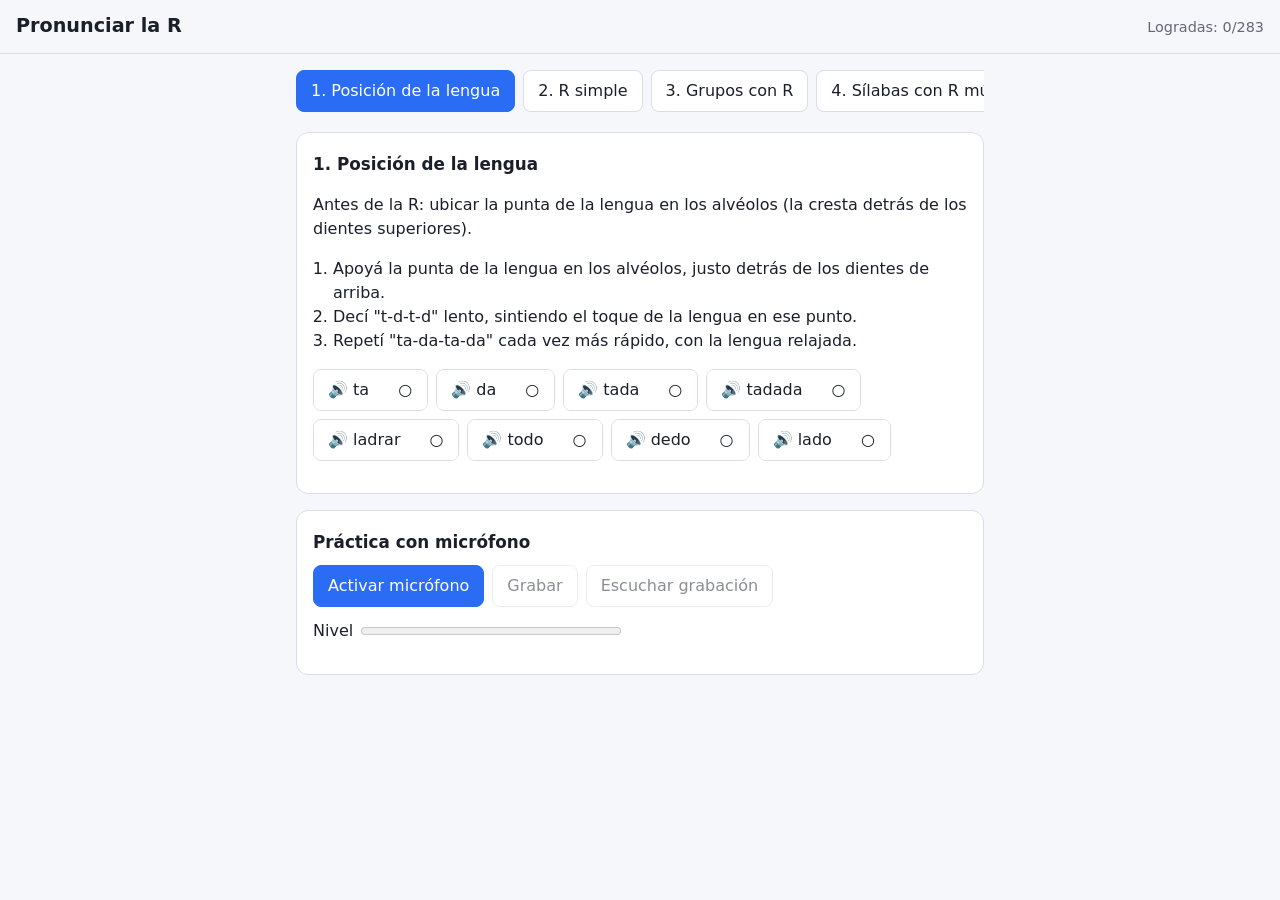
<file: app/index.html>
<!doctype html>
<html lang="es">
<head>
<meta charset="utf-8">
<meta name="viewport" content="width=device-width, initial-scale=1">
<title>Pronunciar la R</title>
<meta name="theme-color" content="#2a6df4">
<link rel="manifest" href="manifest.webmanifest">
<link rel="icon" href="icon.svg">
<link rel="stylesheet" href="style.css">
</head>
<body>
<header><h1>Pronunciar la R</h1><div id="total" class="muted"></div></header>
<main>
  <nav id="lessons" aria-label="Lecciones"></nav>
  <section id="lesson"></section>
  <section id="recorder" class="card" hidden>
    <h2>Práctica con micrófono</h2>
    <div class="row">
      <button id="micBtn" class="primary">Activar micrófono</button>
      <button id="recBtn" disabled>Grabar</button>
      <button id="playBtn" disabled>Escuchar grabación</button>
    </div>
    <label>Nivel <meter id="level" min="0" max="1" value="0"></meter></label>
    <div id="trillBox" hidden>
      <label>Vibración <meter id="trill" min="0" max="1" low="0.2" high="0.4" optimum="0.6" value="0"></meter></label>
      <div id="trillStatus" class="muted"></div>
    </div>
    <p class="muted" id="micMsg"></p>
  </section>
</main>
<script src="dsp.js"></script>
<script src="split.js"></script>
<script src="lessons.js"></script>
<script src="app.js"></script>
</body>
</html>
</file>
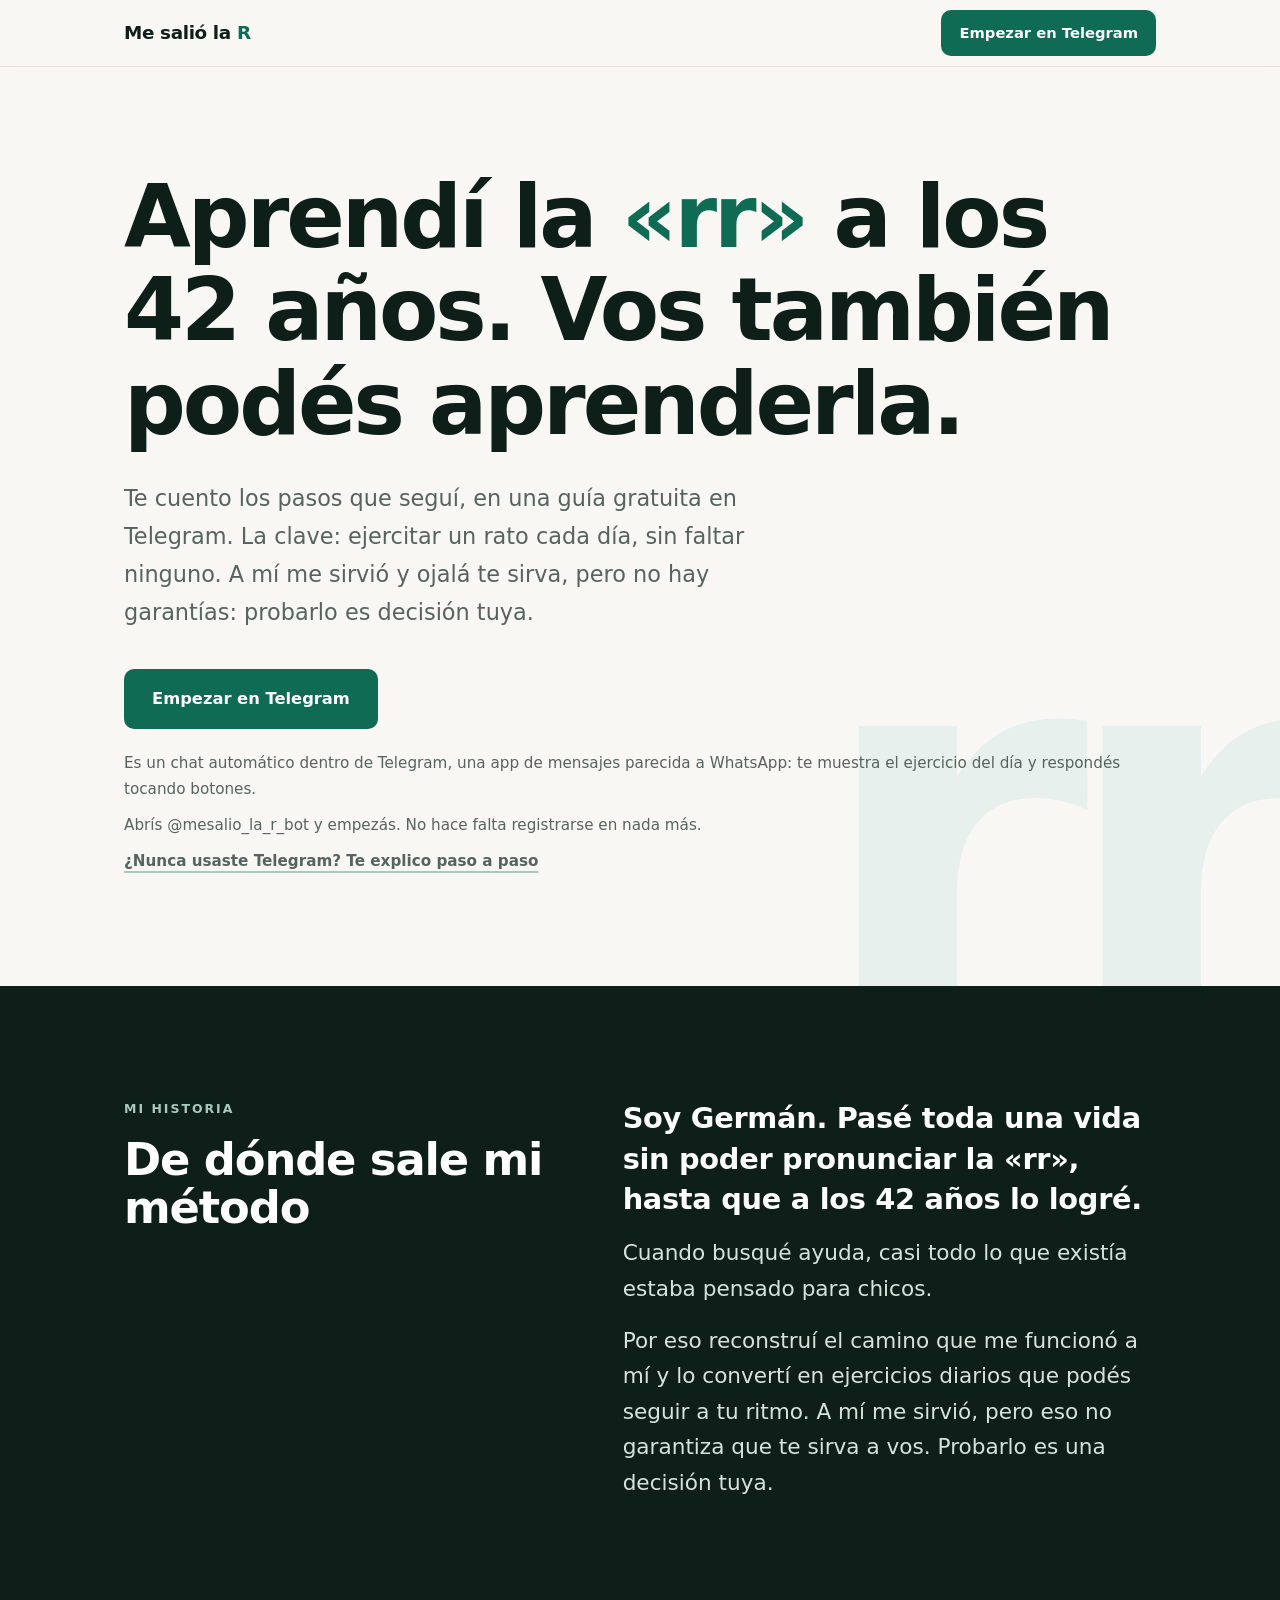
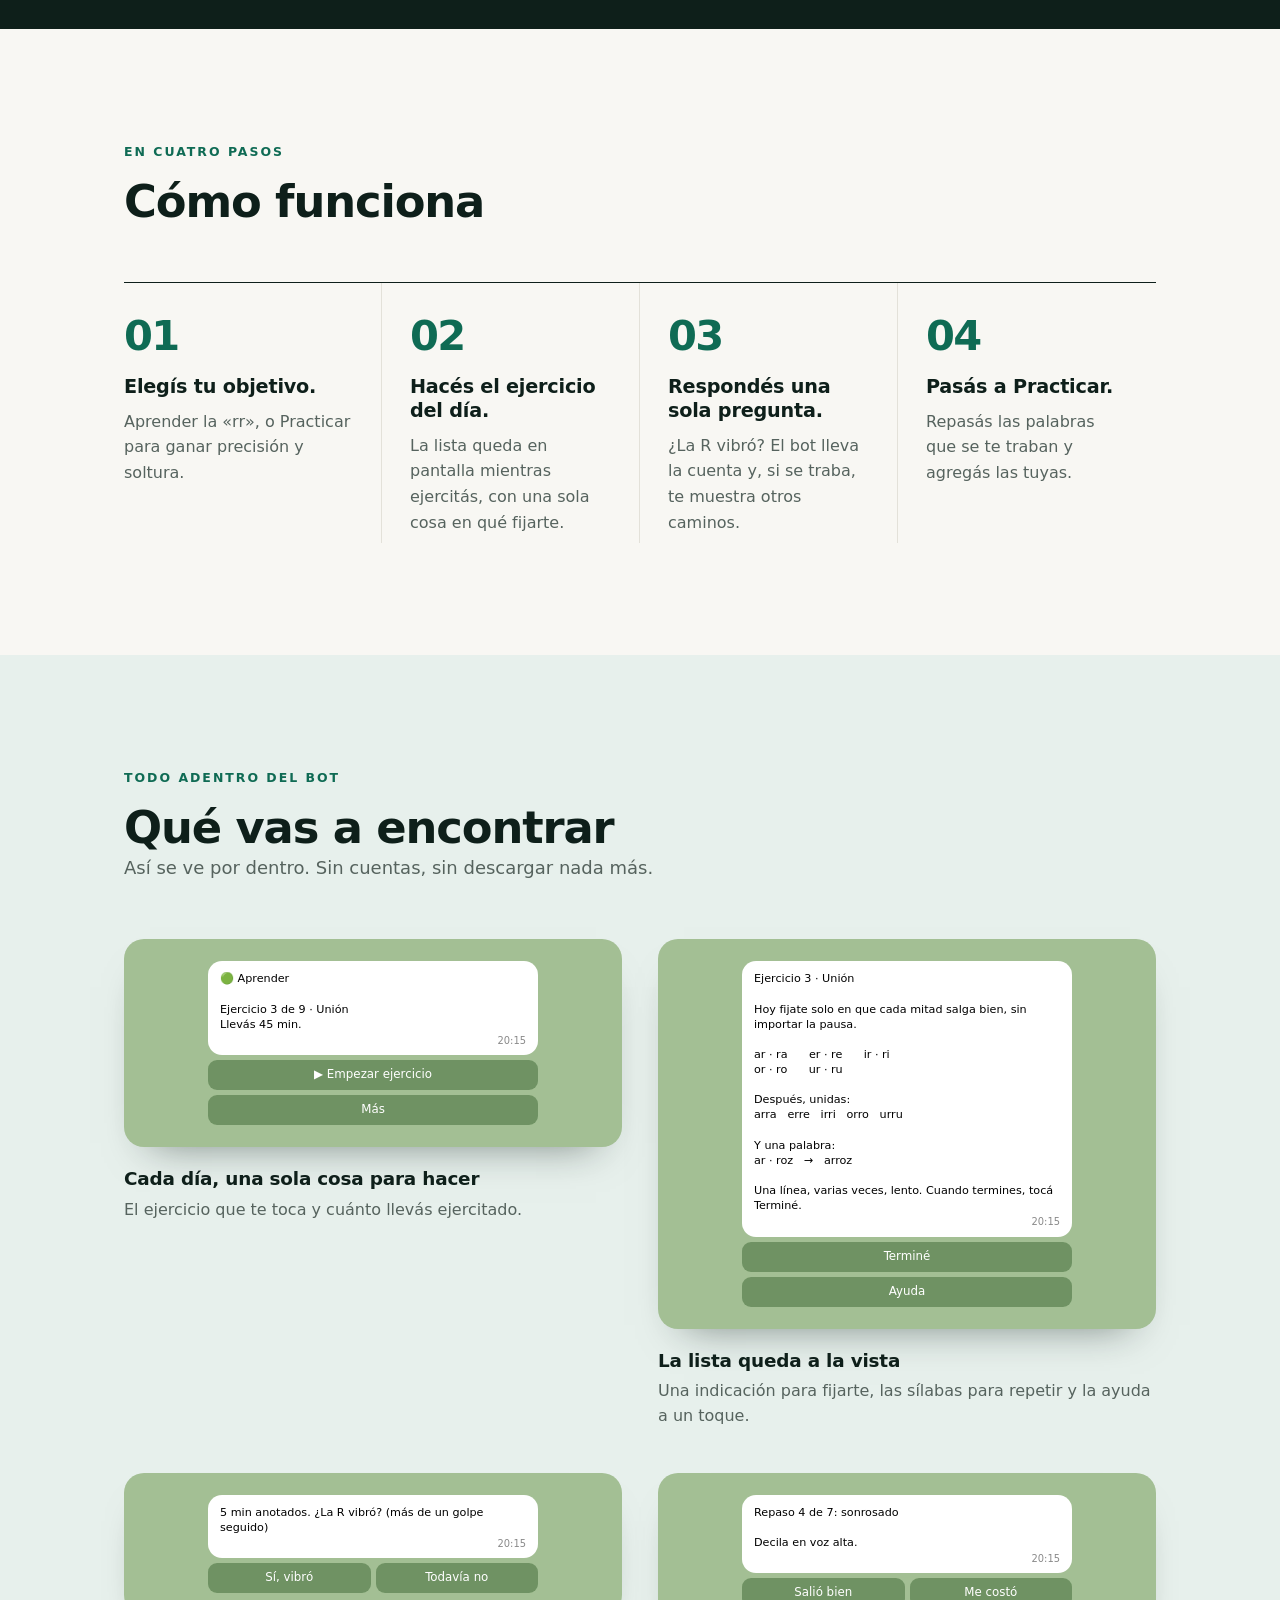
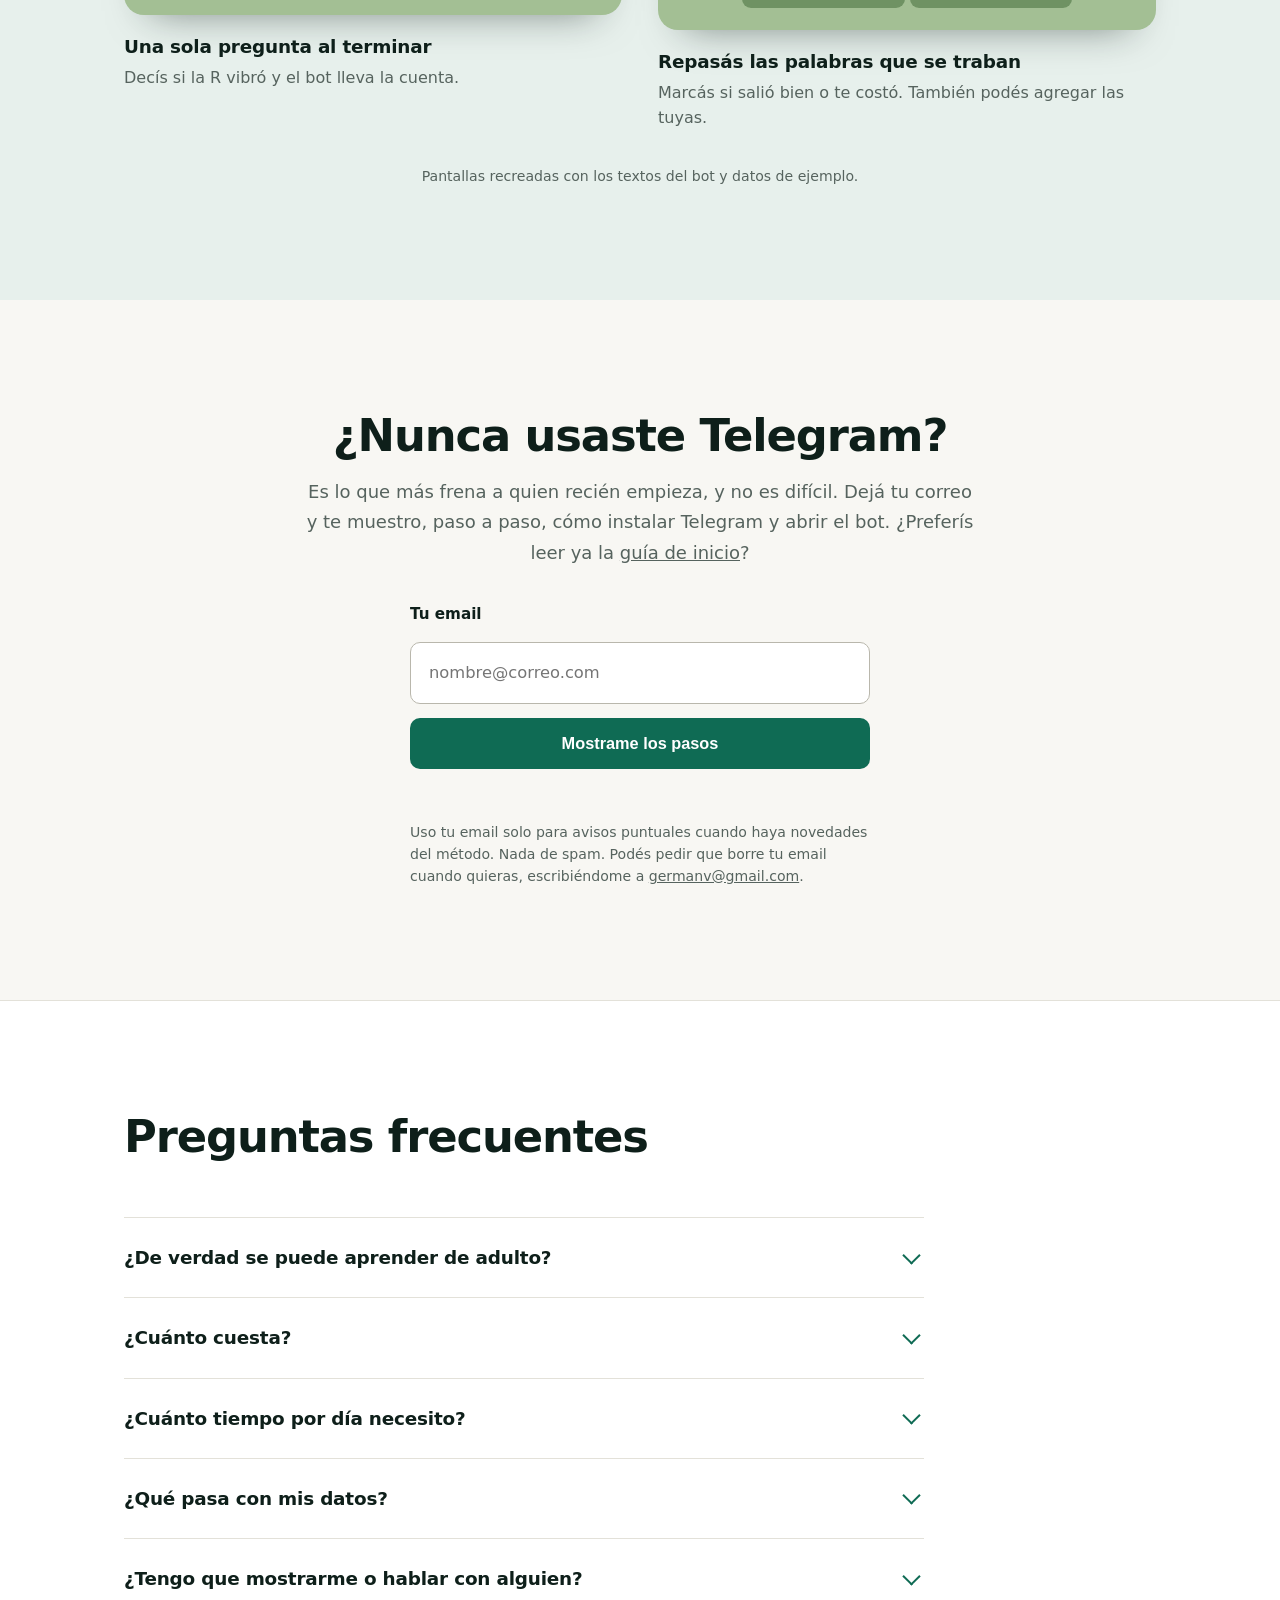
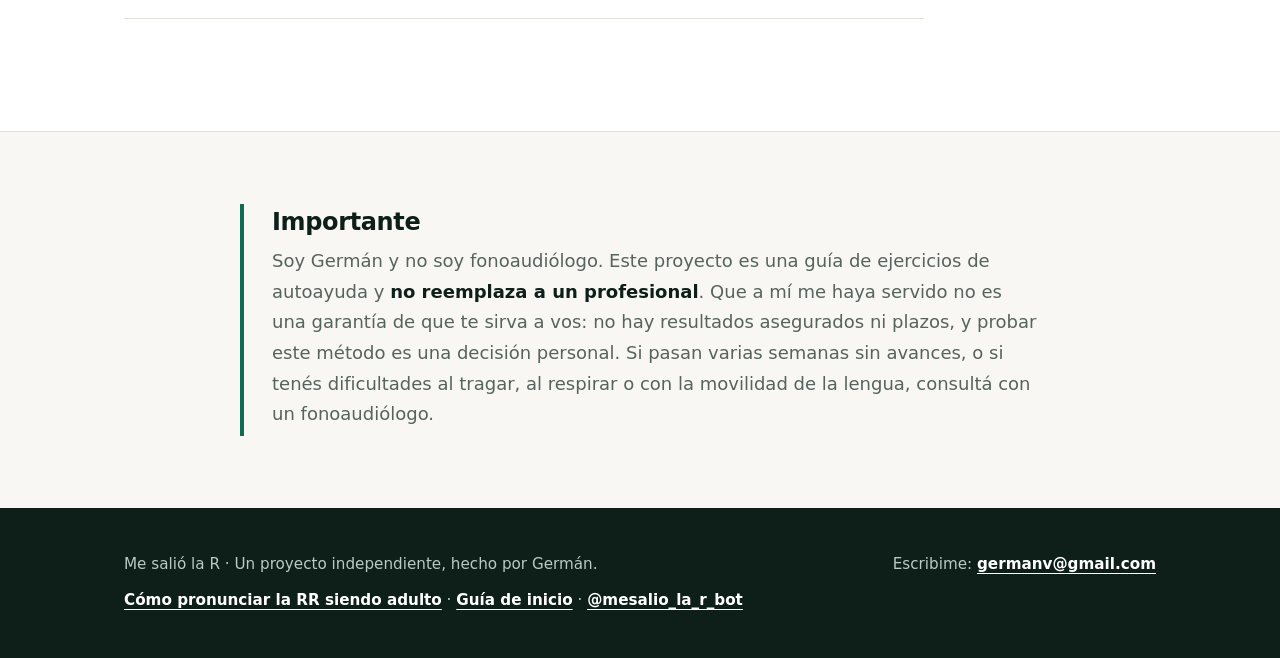
<file: site/index.html>
<!doctype html>
<html lang="es">
<head>
<meta charset="utf-8">
<meta name="viewport" content="width=device-width, initial-scale=1">
<title>Me salió la R — Ejercitá la R múltiple, a cualquier edad</title>
<meta name="description" content="Un método paso a paso para adultos que no pueden pronunciar la R múltiple (rr). Ejercicios diarios guiados en Telegram, gratis.">
<meta property="og:title" content="Me salió la R — Ejercitá la R múltiple, a cualquier edad">
<meta property="og:description" content="Ejercicios diarios guiados para adultos que no pueden pronunciar la R múltiple. Gratis, en Telegram.">
<meta property="og:type" content="website">
<link rel="canonical" href="https://mesaliolar.com/">
<meta property="og:url" content="https://mesaliolar.com/">
<meta name="theme-color" content="#0e1f1a">
<style>
:root{
  --bg:#f8f7f3; --paper:#ffffff; --ink:#0e1f1a; --muted:#56635e; --line:#e3e1d9;
  --accent:#0f6b54; --accent-d:#0b5441; --tint:#e7f0ec; --dark:#0e1f1a; --on-dark:#eef3f0; --soft:#a8c9bd;
  --font:system-ui,-apple-system,"Segoe UI",Roboto,"Helvetica Neue",sans-serif;
}
*{box-sizing:border-box}
html{scroll-behavior:smooth}
body{margin:0;background:var(--bg);color:var(--ink);font:18px/1.7 var(--font);-webkit-font-smoothing:antialiased}
.wrap{max-width:1080px;margin:0 auto;padding:0 24px}
a{color:inherit}
h1,h2,h3{margin:0;font-weight:700;letter-spacing:-.025em;line-height:1.08}
h2{font-size:clamp(1.9rem,4.2vw,2.8rem);margin-bottom:20px}
.label{display:block;font-size:.78rem;font-weight:700;letter-spacing:.16em;text-transform:uppercase;color:var(--accent);margin-bottom:16px}
p{margin:0 0 16px}

.btn{display:inline-block;background:var(--accent);color:#fff;padding:16px 28px;border-radius:10px;font-weight:600;
  font-size:1.02rem;text-decoration:none;border:0;cursor:pointer;transition:background .15s}
.btn:hover{background:var(--accent-d)}
.btn.sm{padding:10px 18px;font-size:.92rem}
a:focus-visible,button:focus-visible,input:focus-visible,summary:focus-visible{outline:3px solid var(--accent);outline-offset:3px}

/* Nav */
header{position:sticky;top:0;z-index:10;background:rgba(248,247,243,.9);backdrop-filter:blur(10px);border-bottom:1px solid var(--line)}
.nav{display:flex;justify-content:space-between;align-items:center;height:66px}
.brand{font-weight:800;font-size:1.15rem;text-decoration:none;letter-spacing:-.02em}
.brand b{color:var(--accent)}

/* Hero */
.hero{position:relative;overflow:hidden;padding:104px 0 112px}
.hero::after{content:"rr";position:absolute;right:-1.5%;bottom:-.24em;font-size:clamp(18rem,44vw,36rem);font-weight:800;
  letter-spacing:-.06em;line-height:1;color:var(--tint);pointer-events:none;user-select:none;z-index:0}
.hero .wrap{position:relative;z-index:1}
h1{font-size:clamp(2.7rem,7.2vw,5.4rem);max-width:13em;margin-bottom:28px;letter-spacing:-.035em}
h1 em{font-style:normal;color:var(--accent)}
.lead{font-size:clamp(1.15rem,2.2vw,1.4rem);color:var(--muted);max-width:30em;margin-bottom:38px}
.cta{display:flex;flex-wrap:wrap;gap:18px 28px;align-items:center}
.alt{font-weight:600;text-underline-offset:5px;text-decoration-thickness:2px;text-decoration-color:var(--soft)}
.alt:hover{text-decoration-color:var(--accent)}
.micro{margin:22px 0 0;font-size:.95rem;color:var(--muted)}

/* Historia (bloque oscuro) */
.story{background:var(--dark);color:var(--on-dark);padding:112px 0}
.story .label{color:var(--soft)}
.story-grid{display:grid;gap:40px}
@media(min-width:880px){.story-grid{grid-template-columns:1fr 1.25fr;gap:72px}}
.story h2{color:#fff;margin:0}
.story p{font-size:clamp(1.15rem,2.2vw,1.35rem);line-height:1.65;color:#d6e3dd}
.story p:first-child{color:#fff;font-size:clamp(1.3rem,2.8vw,1.8rem);line-height:1.4;font-weight:600;letter-spacing:-.01em}

/* Bloques */
.block{padding:112px 0}
.head{max-width:640px;margin-bottom:56px}
.head h2{margin:0}

/* Pasos */
.steps{display:grid;gap:0;padding:0;margin:0;list-style:none;counter-reset:s;border-top:1px solid var(--ink)}
@media(min-width:880px){.steps{grid-template-columns:repeat(4,1fr)}}
.steps li{counter-increment:s;padding:28px 28px 32px 0;border-bottom:1px solid var(--line)}
@media(min-width:880px){.steps li{border-bottom:0;border-right:1px solid var(--line);padding:32px 28px 8px 28px}
  .steps li:first-child{padding-left:0}.steps li:last-child{border-right:0}}
.steps li::before{content:counter(s,decimal-leading-zero);display:block;font-size:2.6rem;font-weight:800;letter-spacing:-.04em;
  color:var(--accent);margin-bottom:18px;line-height:1}
.steps strong{display:block;font-size:1.2rem;line-height:1.25;margin-bottom:10px;letter-spacing:-.01em}
.steps span{display:block;color:var(--muted);font-size:1rem;line-height:1.6}

/* Qué vas a encontrar */
.find{background:var(--tint)}
.find-grid{display:grid;gap:40px}
@media(min-width:880px){.find-grid{grid-template-columns:1fr 1.2fr;gap:72px;align-items:start}}
.find .head{margin:0}
.checks{list-style:none;margin:0;padding:0;display:grid;gap:0}
.checks li{display:flex;gap:18px;padding:22px 0;border-top:1px solid rgba(14,31,26,.18);font-size:1.12rem;font-weight:500;line-height:1.5}
.checks li:last-child{border-bottom:1px solid rgba(14,31,26,.18)}
.checks svg{flex:none;width:26px;height:26px;margin-top:1px;stroke:var(--accent);fill:none;stroke-width:2.4;stroke-linecap:round;stroke-linejoin:round}

/* Capturas del bot */
.shots{display:grid;gap:44px 36px;margin-top:56px;align-items:start}
@media(min-width:760px){.shots{grid-template-columns:1fr 1fr}}
.shot{margin:0}
@media(min-width:760px){.shot:last-child:nth-child(odd){grid-column:1/-1;justify-self:center;width:calc(50% - 18px)}}
.shotimg{display:block;width:100%;height:auto;border-radius:20px;box-shadow:0 22px 40px -26px rgba(14,31,26,.55)}
.mockbg{background:#a3bf94;border-radius:20px;padding:22px 18px;display:flex;justify-content:center;box-shadow:0 22px 40px -26px rgba(14,31,26,.55)}
.tgmock{width:100%;max-width:330px;font-size:.7rem;line-height:1.35;color:#000}
.tgbubble{background:#fff;border-radius:14px;padding:10px 12px 8px;white-space:pre-wrap;margin-bottom:5px;position:relative}
.tgtime{display:block;text-align:right;color:#8a8a8a;font-size:.62rem;margin-top:2px}
.tgrow{display:flex;gap:5px;margin-top:5px}
.tgrow span{flex:1;text-align:center;background:rgba(80,120,70,.62);color:#fff;border-radius:9px;padding:7px 4px;font-size:.74rem}
.shot figcaption{margin-top:18px;color:var(--muted);font-size:1rem;line-height:1.55}
.shot figcaption strong{display:block;color:var(--ink);font-size:1.15rem;margin-bottom:4px;letter-spacing:-.01em}
.shots-note{margin:36px 0 0;text-align:center}

/* Email */
.mail{text-align:center;max-width:680px;margin:0 auto}
.mail h2{margin-bottom:16px}
.mail p.sub{color:var(--muted)}
form{display:grid;gap:14px;margin:34px auto 0;max-width:460px;text-align:left}
label{font-weight:600;font-size:.95rem}
input[type=email]{width:100%;padding:16px 18px;border-radius:10px;border:1.5px solid #b9b7ac;background:#fff;color:var(--ink);font:inherit;font-size:1.02rem}
input[type=email]:focus{border-color:var(--accent)}
.hp{position:absolute;left:-9999px;height:0;overflow:hidden}
.small{font-size:.88rem;color:var(--muted);line-height:1.55}
#msg{min-height:1.4em;font-weight:600;color:var(--accent)}
form .btn{width:100%;text-align:center}

/* FAQ */
.faq-wrap{background:var(--paper);border-block:1px solid var(--line)}
.faq{max-width:800px}
details{border-top:1px solid var(--line)}
details:last-of-type{border-bottom:1px solid var(--line)}
summary{cursor:pointer;font-weight:600;font-size:1.15rem;padding:24px 48px 24px 0;list-style:none;position:relative;letter-spacing:-.01em}
summary::-webkit-details-marker{display:none}
summary::after{content:"";position:absolute;right:6px;top:50%;width:11px;height:11px;border-right:2.5px solid var(--accent);
  border-bottom:2.5px solid var(--accent);transform:translateY(-70%) rotate(45deg);transition:transform .2s}
details[open] summary::after{transform:translateY(-30%) rotate(-135deg)}
details p{margin:0;padding:0 48px 26px 0;color:var(--muted)}

/* Importante */
.important{padding:72px 0}
.note{max-width:800px;margin:0 auto;border-left:4px solid var(--accent);padding:6px 0 6px 28px}
.note h2{font-size:1.5rem;margin-bottom:10px;letter-spacing:-.015em}
.note p{margin:0;color:var(--muted)}
.note strong{color:var(--ink)}

/* Footer */
footer{background:var(--dark);color:#b8cac2;padding:44px 0;font-size:.95rem}
footer .wrap{display:flex;flex-wrap:wrap;justify-content:space-between;gap:10px 24px}
footer p{margin:0}
footer a{color:#fff;font-weight:600;text-underline-offset:4px}

@media(max-width:640px){
  body{font-size:17px}
  .hero{padding:64px 0 72px}
  .hero::after{font-size:15rem;right:-8%}
  .story,.block{padding:76px 0}
  .head{margin-bottom:36px}
  .brand{font-size:1.05rem}
  .btn.sm{padding:9px 14px;font-size:.84rem}
  .cta .btn{width:100%;text-align:center}
}
@media(prefers-reduced-motion:reduce){html{scroll-behavior:auto}.btn,summary::after{transition:none}}
#msg .tgsteps{text-align:left;max-width:520px;margin:14px auto 0;padding-left:22px}
#msg .tgsteps li{margin:0 0 8px}
</style>
</head>
<body>

<header>
  <div class="wrap nav">
    <a class="brand" href="#">Me salió la <b>R</b></a>
    <a class="btn sm" href="https://t.me/mesalio_la_r_bot">Empezar en Telegram</a>
  </div>
</header>

<main>

<section class="hero">
  <div class="wrap">
    <h1>Aprendí la <em>«rr»</em> a los 42 años. Vos también podés aprenderla.</h1>
    <p class="lead">Te cuento los pasos que seguí, en una guía gratuita en Telegram. La clave: ejercitar un rato cada día, sin faltar ninguno. A mí me sirvió y ojalá te sirva, pero no hay garantías: probarlo es decisión tuya.</p>
    <div class="cta">
      <a class="btn" href="https://t.me/mesalio_la_r_bot">Empezar en Telegram</a>
    </div>
    <p class="micro">Es un chat automático dentro de Telegram, una app de mensajes parecida a WhatsApp: te muestra el ejercicio del día y respondés tocando botones.</p>
    <p class="micro" style="margin-top:10px">Abrís @mesalio_la_r_bot y empezás. No hace falta registrarse en nada más.</p>
    <p class="micro" style="margin-top:10px"><a class="alt" href="#guia">¿Nunca usaste Telegram? Te explico paso a paso</a></p>
  </div>
</section>

<section class="story">
  <div class="wrap story-grid">
    <div>
      <span class="label">Mi historia</span>
      <h2>De dónde sale mi método</h2>
    </div>
    <div>
      <p>Soy Germán. Pasé toda una vida sin poder pronunciar la «rr», hasta que a los 42 años lo logré.</p>
      <p>Cuando busqué ayuda, casi todo lo que existía estaba pensado para chicos.</p>
      <p>Por eso reconstruí el camino que me funcionó a mí y lo convertí en ejercicios diarios que podés seguir a tu ritmo. A mí me sirvió, pero eso no garantiza que te sirva a vos. Probarlo es una decisión tuya.</p>
    </div>
  </div>
</section>

<section class="block">
  <div class="wrap">
    <div class="head">
      <span class="label">En cuatro pasos</span>
      <h2>Cómo funciona</h2>
    </div>
    <ol class="steps">
      <li><strong>Elegís tu objetivo.</strong><span>Aprender la «rr», o Practicar para ganar precisión y soltura.</span></li>
      <li><strong>Hacés el ejercicio del día.</strong><span>La lista queda en pantalla mientras ejercitás, con una sola cosa en qué fijarte.</span></li>
      <li><strong>Respondés una sola pregunta.</strong><span>¿La R vibró? El bot lleva la cuenta y, si se traba, te muestra otros caminos.</span></li>
      <li><strong>Pasás a Practicar.</strong><span>Repasás las palabras que se te traban y agregás las tuyas.</span></li>
    </ol>
  </div>
</section>

<section class="block find">
  <div class="wrap">
    <div class="head" style="margin-bottom:0">
      <span class="label">Todo adentro del bot</span>
      <h2>Qué vas a encontrar</h2>
      <p style="color:var(--muted);margin:0">Así se ve por dentro. Sin cuentas, sin descargar nada más.</p>
    </div>
  </div>
  <div class="wrap">
    <div class="shots">
      <figure class="shot">
        <div class="mockbg"><div class="tgmock" role="img" aria-label="Recreación del inicio del modo Aprender, con el ejercicio de hoy y los minutos">
          <div class="tgbubble">🟢 Aprender

Ejercicio 3 de 9 · Unión
Llevás 45 min.<span class="tgtime">20:15</span></div>
          <div class="tgrow"><span>▶ Empezar ejercicio</span></div>
          <div class="tgrow"><span>Más</span></div>
        </div></div>
        <figcaption><strong>Cada día, una sola cosa para hacer</strong>El ejercicio que te toca y cuánto llevás ejercitado.</figcaption>
      </figure>
      <figure class="shot">
        <div class="mockbg"><div class="tgmock" role="img" aria-label="Recreación del ejercicio 3, con los botones Terminé y Ayuda">
          <div class="tgbubble">Ejercicio 3 · Unión

Hoy fijate solo en que cada mitad salga bien, sin importar la pausa.

ar · ra      er · re      ir · ri
or · ro      ur · ru

Después, unidas:
arra   erre   irri   orro   urru

Y una palabra:
ar · roz   →   arroz

Una línea, varias veces, lento. Cuando termines, tocá Terminé.<span class="tgtime">20:15</span></div>
          <div class="tgrow"><span>Terminé</span></div>
          <div class="tgrow"><span>Ayuda</span></div>
        </div></div>
        <figcaption><strong>La lista queda a la vista</strong>Una indicación para fijarte, las sílabas para repetir y la ayuda a un toque.</figcaption>
      </figure>
      <figure class="shot">
        <div class="mockbg"><div class="tgmock" role="img" aria-label="Recreación de la pregunta al terminar: si la R vibró">
          <div class="tgbubble">5 min anotados. ¿La R vibró? (más de un golpe seguido)<span class="tgtime">20:15</span></div>
          <div class="tgrow"><span>Sí, vibró</span><span>Todavía no</span></div>
        </div></div>
        <figcaption><strong>Una sola pregunta al terminar</strong>Decís si la R vibró y el bot lleva la cuenta.</figcaption>
      </figure>
      <figure class="shot">
        <div class="mockbg"><div class="tgmock" role="img" aria-label="Recreación del repaso de palabras del modo Practicar">
          <div class="tgbubble">Repaso 4 de 7: sonrosado

Decila en voz alta.<span class="tgtime">20:15</span></div>
          <div class="tgrow"><span>Salió bien</span><span>Me costó</span></div>
        </div></div>
        <figcaption><strong>Repasás las palabras que se traban</strong>Marcás si salió bien o te costó. También podés agregar las tuyas.</figcaption>
      </figure>
    </div>
    <p class="small shots-note">Pantallas recreadas con los textos del bot y datos de ejemplo.</p>
  </div>
</section>

<section class="block" id="guia">
  <div class="wrap">
    <div class="mail">
      <h2>¿Nunca usaste Telegram?</h2>
      <p class="sub">Es lo que más frena a quien recién empieza, y no es difícil. Dejá tu correo y te muestro, paso a paso, cómo instalar Telegram y abrir el bot. ¿Preferís leer ya la <a href="guia/">guía de inicio</a>?</p>
      <form id="f" novalidate>
        <label for="email">Tu email</label>
        <input id="email" name="email" type="email" autocomplete="email" placeholder="nombre@correo.com" required>
        <input class="hp" type="text" name="_gotcha" tabindex="-1" autocomplete="off" aria-hidden="true">
        <button class="btn" type="submit">Mostrame los pasos</button>
        <div id="msg" role="status" aria-live="polite"></div>
        <p class="small" style="margin:0">Uso tu email solo para avisos puntuales cuando haya novedades del método. Nada de spam. Podés pedir que borre tu email cuando quieras, escribiéndome a <a class="mail" data-u="germanv" data-d="gmail.com" href="#">germanv (arroba) gmail.com</a>.</p>
      </form>
    </div>
  </div>
</section>

<section class="block faq-wrap">
  <div class="wrap">
    <div class="head"><h2>Preguntas frecuentes</h2></div>
    <div class="faq">
      <details><summary>¿De verdad se puede aprender de adulto?</summary>
        <p>Es posible entrenar la articulación y el control motor en la adultez con ejercicio constante y adaptado, aunque cada persona tiene sus tiempos y no hay un plazo fijo. A mí me funcionó, pero no puedo asegurarte que a vos también: probarlo es una decisión personal. Podés leer <a href="pronunciar-rr-adulto/">cómo pronunciar la RR siendo adulto</a>.</p></details>
      <details><summary>¿Cuánto cuesta?</summary>
        <p>Es gratis. Los ejercicios guiados en Telegram no tienen costo.</p></details>
      <details><summary>¿Cuánto tiempo por día necesito?</summary>
        <p>Está pensado para sesiones cortas diarias que podés hacer a tu ritmo, sin depender de agendas fijas.</p></details>
      <details><summary>¿Qué pasa con mis datos?</summary>
        <p>Podés exportar o borrar todos tus datos cuando quieras, y tu email se usa solo para lo que pediste.</p></details>
      <details><summary>¿Tengo que mostrarme o hablar con alguien?</summary>
        <p>No. Ejercitás a tu ritmo de forma guiada en el bot, sin exposiciones obligatorias.</p></details>
    </div>
  </div>
</section>

<section class="important" id="importante">
  <div class="wrap">
    <div class="note">
      <h2>Importante</h2>
      <p>Soy Germán y no soy fonoaudiólogo. Este proyecto es una guía de ejercicios de autoayuda y <strong>no reemplaza a un profesional</strong>. Que a mí me haya servido no es una garantía de que te sirva a vos: no hay resultados asegurados ni plazos, y probar este método es una decisión personal. Si pasan varias semanas sin avances, o si tenés dificultades al tragar, al respirar o con la movilidad de la lengua, consultá con un fonoaudiólogo.</p>
    </div>
  </div>
</section>

</main>

<footer>
  <div class="wrap">
    <p>Me salió la R · Un proyecto independiente, hecho por Germán.</p>
    <p>Escribime: <a class="mail" data-u="germanv" data-d="gmail.com" href="#">germanv (arroba) gmail.com</a></p>
    <p><a href="pronunciar-rr-adulto/">Cómo pronunciar la RR siendo adulto</a> · <a href="guia/">Guía de inicio</a> · <a href="https://t.me/mesalio_la_r_bot">@mesalio_la_r_bot</a></p>
  </div>
</footer>

<script>
// Endpoint de Formspree que recibe los emails
const FORM_ENDPOINT = "https://formspree.io/f/mzerkovo";
// URL de la aplicación web de Google Apps Script (ver apps-script/LEEME.md).
// Si está completa, el email se guarda ahí y se manda el mail desde Gmail; si está vacía, se usa Formspree.
const MAIL_ENDPOINT = "https://script.google.com/macros/s/AKfycbyMgOpFu6G4EpHKf3meq1ujewvgzroMLWLKS3ThaI3bE3PP7BDNTiORL0XIvXAa-eo/exec";

// Muestra el email personal armándolo en el navegador, para que los robots que recorren páginas no lo junten.
document.querySelectorAll("a.mail").forEach((a) => {
  const addr = a.dataset.u + "@" + a.dataset.d;
  a.href = "mailto:" + addr;
  a.textContent = addr;
});

const f = document.getElementById("f");
const msg = document.getElementById("msg");
f.addEventListener("submit", async (e) => {
  e.preventDefault();
  const email = f.email.value.trim();
  if (!/^[^\s@]+@[^\s@]+\.[^\s@]+$/.test(email)) {
    msg.textContent = "Revisá el email, parece incompleto.";
    return;
  }
  if (f._gotcha.value) return; // trampa para bots
  if (!FORM_ENDPOINT) {
    msg.textContent = "El formulario todavía no está activado. Probá más tarde.";
    return;
  }
  msg.textContent = "Enviando…";
  try {
    let ok, enviado = false;
    if (MAIL_ENDPOINT) {
      // text/plain evita la consulta previa (preflight) que Apps Script no responde.
      const r = await fetch(MAIL_ENDPOINT, {
        method: "POST",
        headers: { "Content-Type": "text/plain;charset=utf-8" },
        body: JSON.stringify({ email, origen: "pasos-telegram", _gotcha: f._gotcha.value })
      });
      const j = r.ok ? await r.json() : {};
      ok = j.ok;
      enviado = j.enviado;
    } else {
      const r = await fetch(FORM_ENDPOINT, {
        method: "POST",
        headers: { "Content-Type": "application/json", "Accept": "application/json" },
        body: JSON.stringify({ email, origen: "pasos-telegram" })
      });
      ok = r.ok;
    }
    if (!ok) throw new Error();
    f.reset();
    msg.innerHTML = '<strong>¡Gracias! Acá están los pasos' + (enviado ? ' (también te los mandé por mail, mirá el spam si no aparece)' : '') + ':</strong><ol class="tgsteps"><li>Instalá <strong>Telegram</strong> desde la tienda de tu teléfono (App Store o Google Play) o desde <a href="https://telegram.org" rel="noopener">telegram.org</a>. Es gratis.</li><li>Creá tu cuenta con tu número de teléfono. Te llega un código por SMS.</li><li>Tocá <a href="https://t.me/mesalio_la_r_bot">este enlace al bot</a> o buscá <strong>@mesalio_la_r_bot</strong>.</li><li>Tocá <strong>Iniciar</strong> y respondé la primera pregunta. Ya está.</li></ol><p>Un consejo antes de seguir: <a href="guia/#privacidad">configurá tu privacidad en Telegram</a> para que desconocidos no puedan escribirte. Lleva dos minutos.</p>';
  } catch {
    msg.textContent = "No pudimos guardarlo. Probá de nuevo en un rato.";
  }
});
</script>
</body>
</html>
</file>
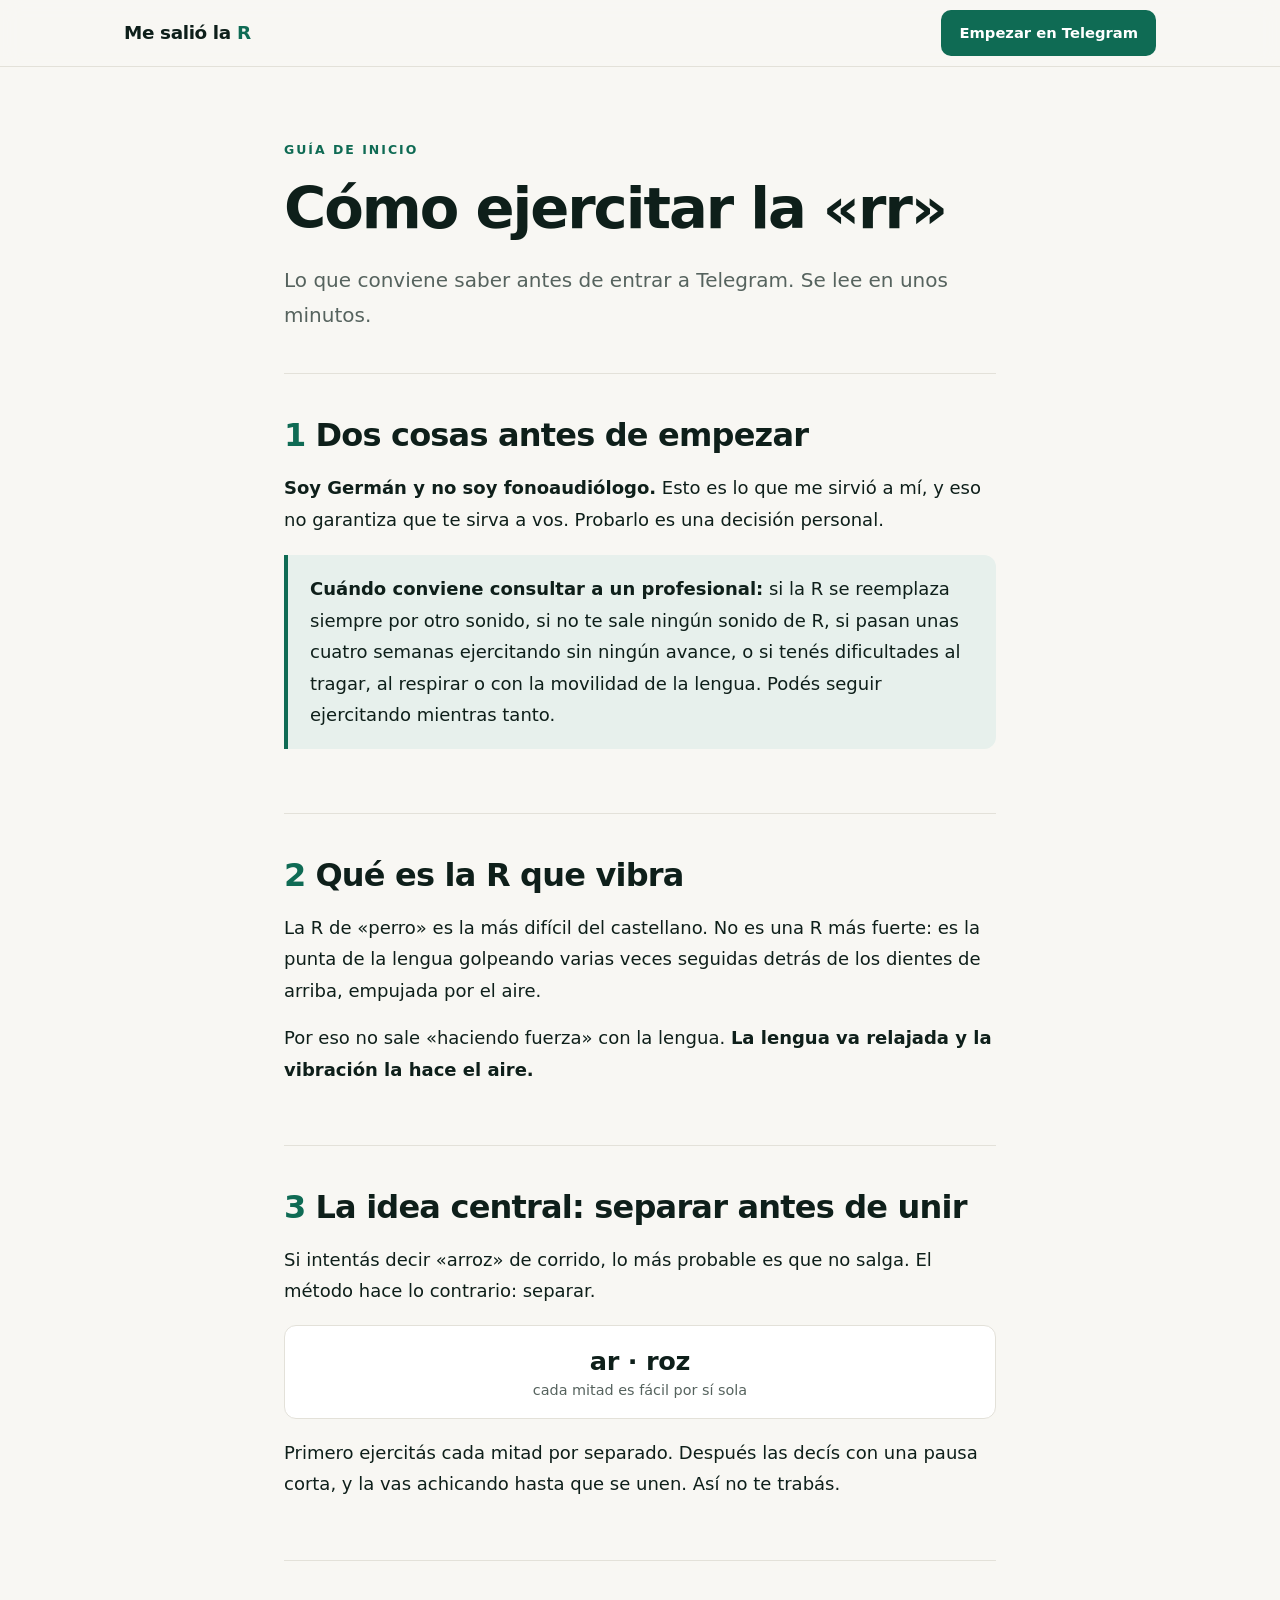
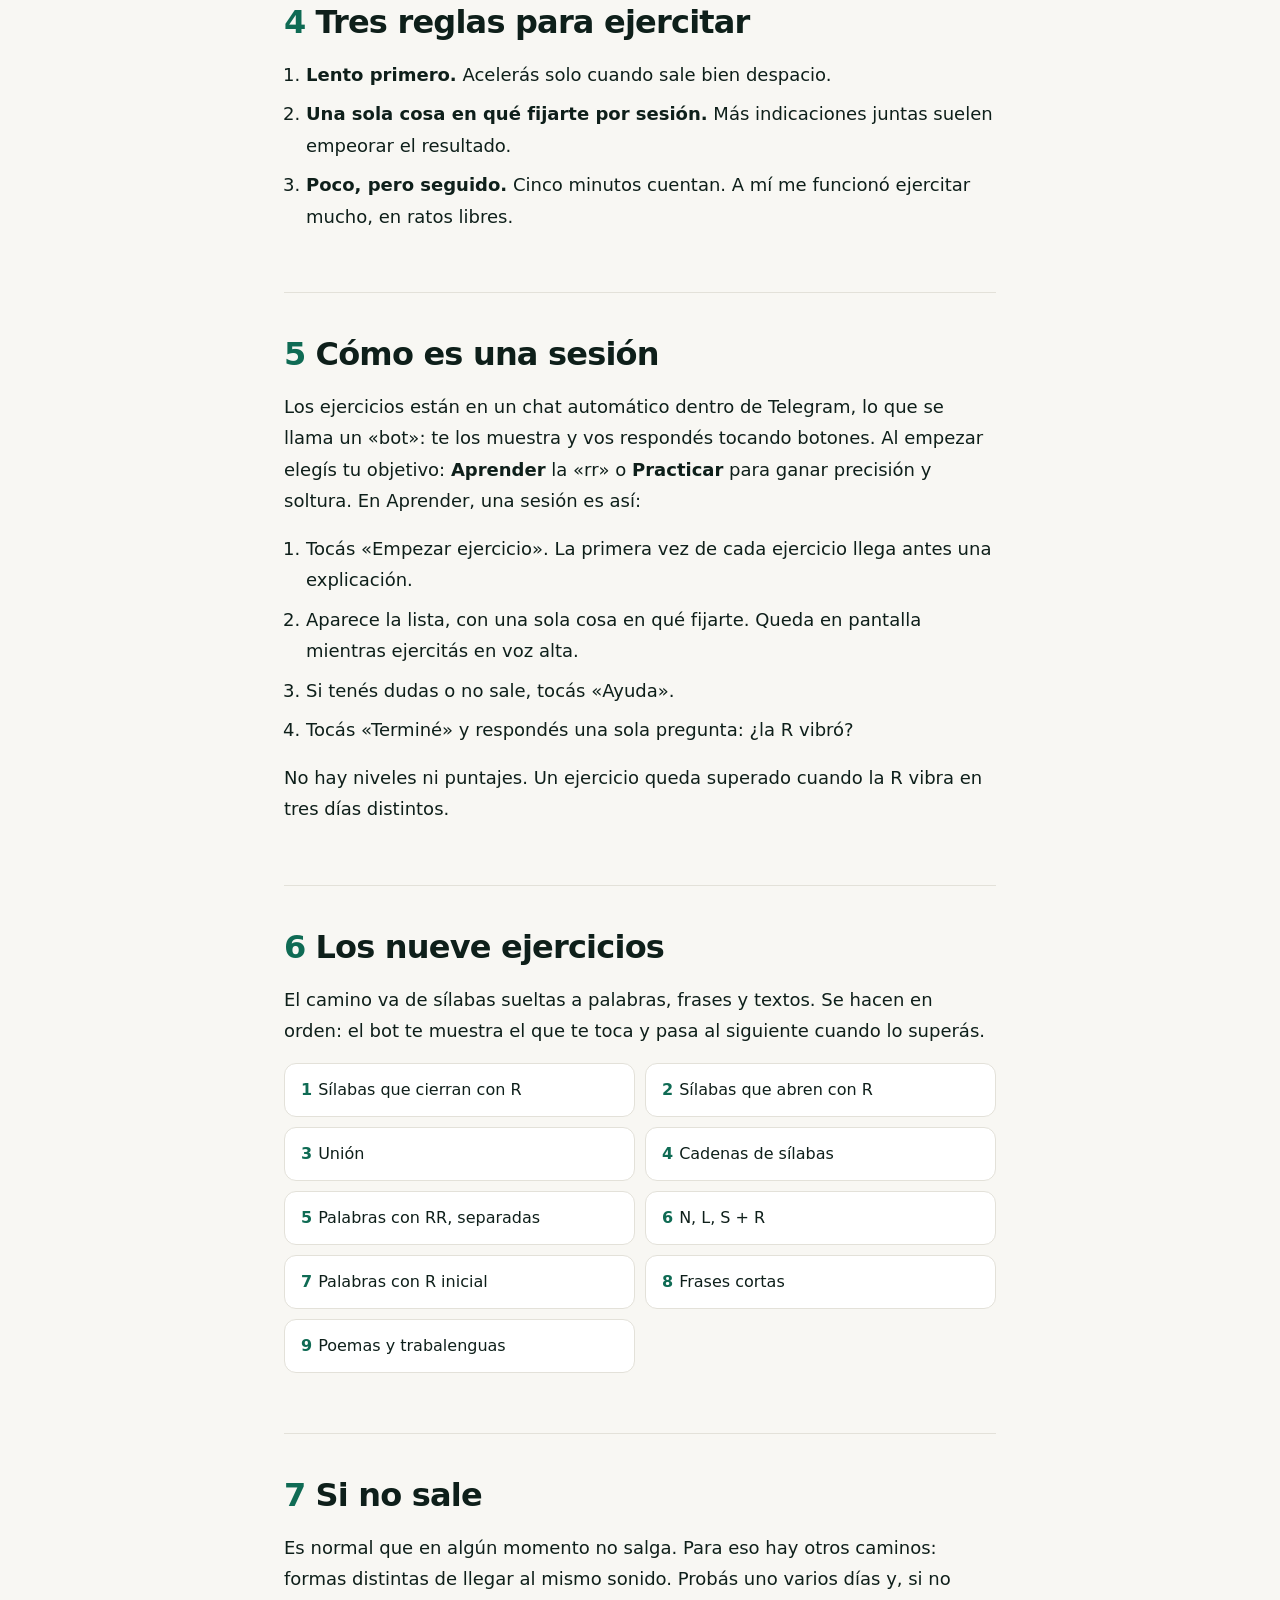
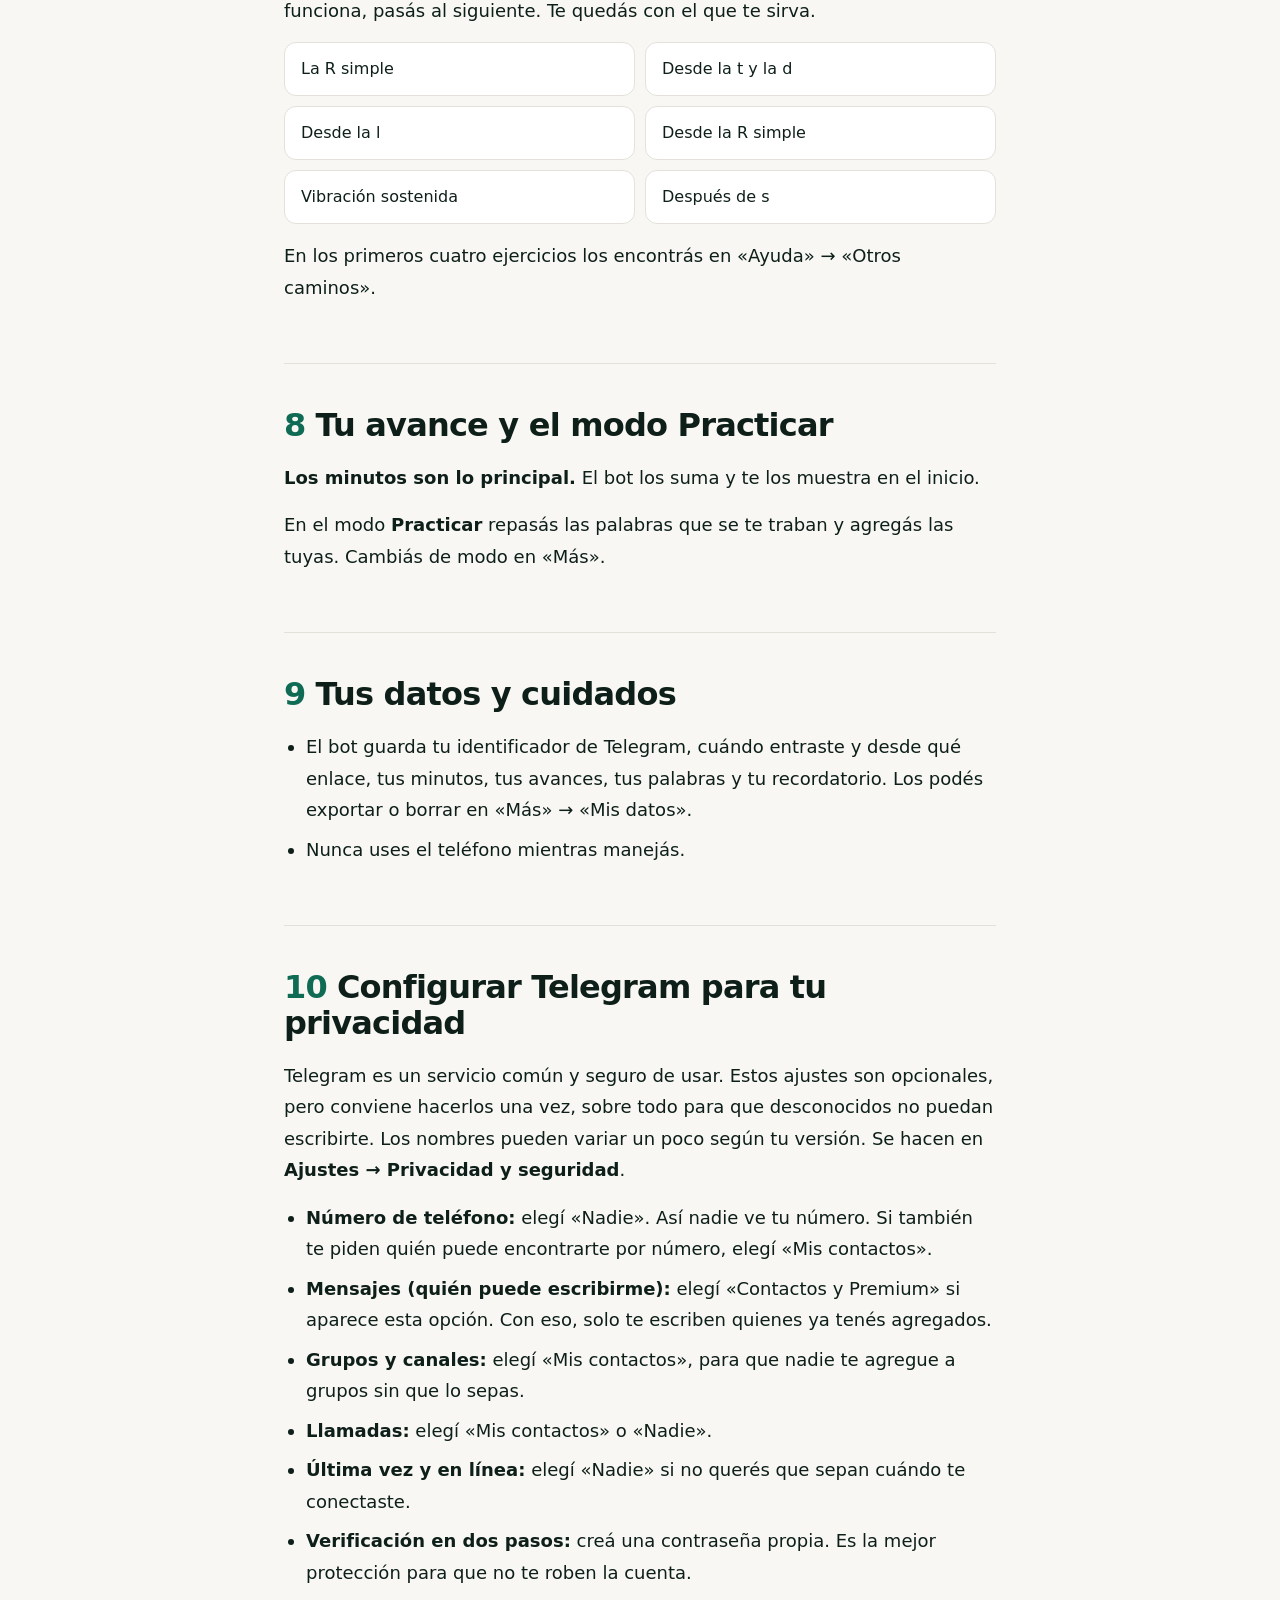
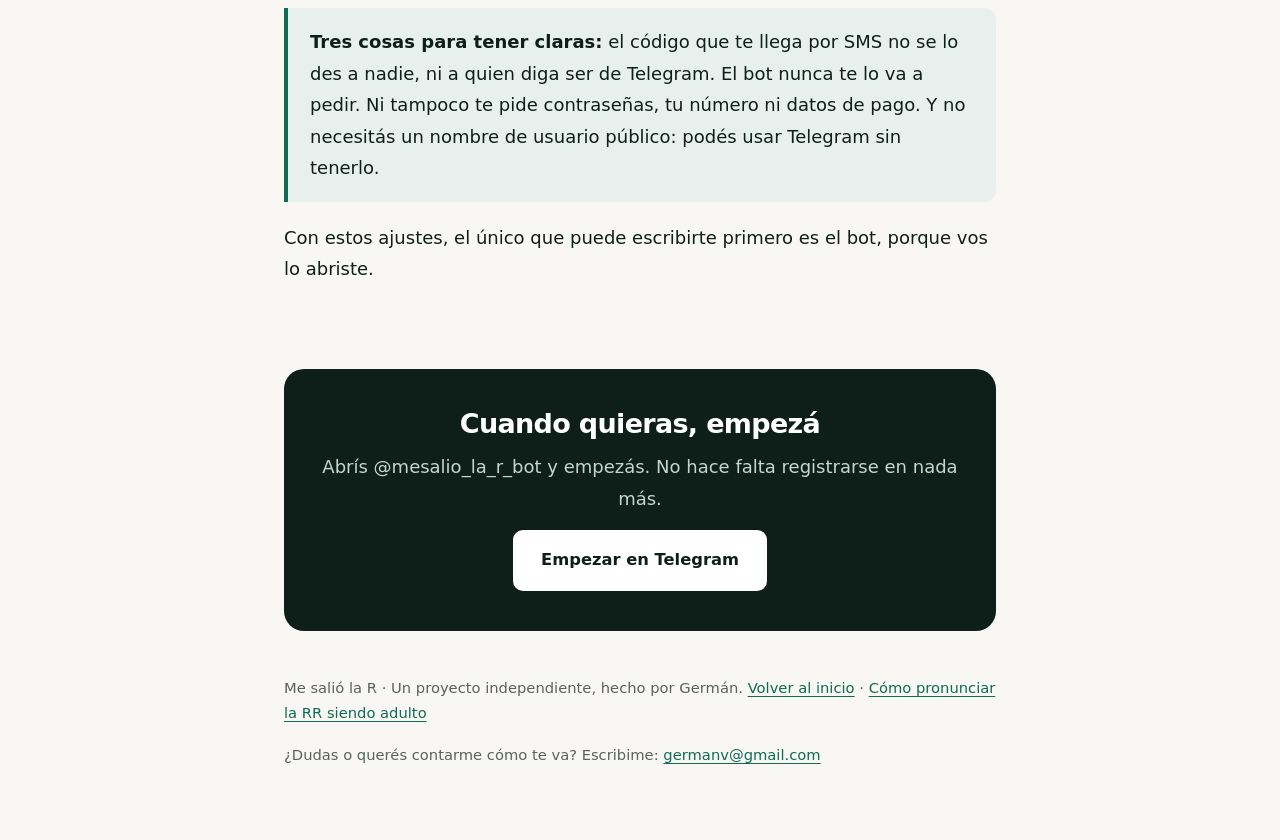
<file: site/guia/index.html>
<!doctype html>
<html lang="es">
<head>
<meta charset="utf-8">
<meta name="viewport" content="width=device-width, initial-scale=1">
<title>Guía de inicio — Me salió la R</title>
<meta name="description" content="Cómo ejercitar la R múltiple (rr): la idea central, cómo es una sesión, los nueve ejercicios y qué hacer si no sale.">
<link rel="canonical" href="https://mesaliolar.com/guia/">
<meta property="og:url" content="https://mesaliolar.com/guia/">
<meta name="theme-color" content="#0e1f1a">
<style>
:root{
  --bg:#f8f7f3; --paper:#ffffff; --ink:#0e1f1a; --muted:#56635e; --line:#e3e1d9;
  --accent:#0f6b54; --accent-d:#0b5441; --tint:#e7f0ec; --dark:#0e1f1a; --soft:#a8c9bd;
  --font:system-ui,-apple-system,"Segoe UI",Roboto,"Helvetica Neue",sans-serif;
}
*{box-sizing:border-box}
html{scroll-behavior:smooth}
body{margin:0;background:var(--bg);color:var(--ink);font:18px/1.75 var(--font);-webkit-font-smoothing:antialiased}
.wrap{max-width:760px;margin:0 auto;padding:0 24px}
a{color:var(--accent);text-underline-offset:3px}
h1,h2,h3{margin:0;font-weight:700;letter-spacing:-.025em;line-height:1.12}
p{margin:0 0 16px}
.btn{display:inline-block;background:var(--accent);color:#fff;padding:16px 28px;border-radius:10px;font-weight:600;
  font-size:1.02rem;text-decoration:none;transition:background .15s}
.btn:hover{background:var(--accent-d)}
.btn.sm{padding:10px 18px;font-size:.92rem}
a:focus-visible,summary:focus-visible{outline:3px solid var(--accent);outline-offset:3px}

header{position:sticky;top:0;z-index:10;background:rgba(248,247,243,.92);backdrop-filter:blur(10px);border-bottom:1px solid var(--line)}
.nav{display:flex;justify-content:space-between;align-items:center;height:66px;max-width:1080px}
.brand{font-weight:800;font-size:1.15rem;text-decoration:none;color:var(--ink);letter-spacing:-.02em}
.brand b{color:var(--accent)}

.top{padding:72px 0 40px}
.label{display:block;font-size:.78rem;font-weight:700;letter-spacing:.16em;text-transform:uppercase;color:var(--accent);margin-bottom:16px}
h1{font-size:clamp(2.2rem,6vw,3.6rem);margin-bottom:22px;letter-spacing:-.035em}
.lead{font-size:1.25rem;color:var(--muted);margin:0}

section.s{padding:44px 0;border-top:1px solid var(--line)}
section.s h2{font-size:clamp(1.5rem,3.4vw,2rem);margin-bottom:18px}
section.s h2 span{color:var(--accent);margin-right:10px}
ul,ol{margin:0 0 16px;padding-left:22px}
li{margin:0 0 8px}
.note{background:var(--tint);border-left:4px solid var(--accent);border-radius:0 12px 12px 0;padding:18px 22px;margin:20px 0}
.note p:last-child{margin:0}
.ex{font-size:1.6rem;font-weight:700;letter-spacing:-.01em;background:var(--paper);border:1px solid var(--line);border-radius:12px;
  padding:16px 22px;margin:18px 0;text-align:center;line-height:1.5}
.ex small{display:block;font-size:.9rem;font-weight:500;color:var(--muted);letter-spacing:0}
.grid{display:grid;gap:10px;padding:0;list-style:none;margin:0 0 16px}
@media(min-width:620px){.grid{grid-template-columns:1fr 1fr}}
.grid li{background:var(--paper);border:1px solid var(--line);border-radius:12px;padding:12px 16px;margin:0;font-size:1rem}
.grid li b{color:var(--accent);margin-right:6px}
.cta{background:var(--dark);color:#eef3f0;border-radius:20px;padding:40px 32px;margin:24px 0 8px;text-align:center}
.cta h2{color:#fff;margin-bottom:12px}
.cta p{color:#c4d6cd}
.cta .btn{background:#fff;color:var(--dark)}
.cta .btn:hover{background:var(--tint)}
footer{padding:36px 0 56px;color:var(--muted);font-size:.92rem}
@media(max-width:640px){body{font-size:17px}.top{padding-top:44px}.cta{padding:32px 22px}}
@media(prefers-reduced-motion:reduce){html{scroll-behavior:auto}.btn{transition:none}}
</style>
</head>
<body>

<header>
  <div class="wrap nav">
    <a class="brand" href="../">Me salió la <b>R</b></a>
    <a class="btn sm" href="https://t.me/mesalio_la_r_bot">Empezar en Telegram</a>
  </div>
</header>

<main class="wrap">

<div class="top">
  <span class="label">Guía de inicio</span>
  <h1>Cómo ejercitar la «rr»</h1>
  <p class="lead">Lo que conviene saber antes de entrar a Telegram. Se lee en unos minutos.</p>
</div>

<section class="s">
  <h2><span>1</span>Dos cosas antes de empezar</h2>
  <p><strong>Soy Germán y no soy fonoaudiólogo.</strong> Esto es lo que me sirvió a mí, y eso no garantiza que te sirva a vos. Probarlo es una decisión personal.</p>
  <div class="note">
    <p><strong>Cuándo conviene consultar a un profesional:</strong> si la R se reemplaza siempre por otro sonido, si no te sale ningún sonido de R, si pasan unas cuatro semanas ejercitando sin ningún avance, o si tenés dificultades al tragar, al respirar o con la movilidad de la lengua. Podés seguir ejercitando mientras tanto.</p>
  </div>
</section>

<section class="s">
  <h2><span>2</span>Qué es la R que vibra</h2>
  <p>La R de «perro» es la más difícil del castellano. No es una R más fuerte: es la punta de la lengua golpeando varias veces seguidas detrás de los dientes de arriba, empujada por el aire.</p>
  <p>Por eso no sale «haciendo fuerza» con la lengua. <strong>La lengua va relajada y la vibración la hace el aire.</strong></p>
</section>

<section class="s">
  <h2><span>3</span>La idea central: separar antes de unir</h2>
  <p>Si intentás decir «arroz» de corrido, lo más probable es que no salga. El método hace lo contrario: separar.</p>
  <div class="ex">ar · roz<small>cada mitad es fácil por sí sola</small></div>
  <p>Primero ejercitás cada mitad por separado. Después las decís con una pausa corta, y la vas achicando hasta que se unen. Así no te trabás.</p>
</section>

<section class="s">
  <h2><span>4</span>Tres reglas para ejercitar</h2>
  <ol>
    <li><strong>Lento primero.</strong> Acelerás solo cuando sale bien despacio.</li>
    <li><strong>Una sola cosa en qué fijarte por sesión.</strong> Más indicaciones juntas suelen empeorar el resultado.</li>
    <li><strong>Poco, pero seguido.</strong> Cinco minutos cuentan. A mí me funcionó ejercitar mucho, en ratos libres.</li>
  </ol>
</section>

<section class="s">
  <h2><span>5</span>Cómo es una sesión</h2>
  <p>Los ejercicios están en un chat automático dentro de Telegram, lo que se llama un «bot»: te los muestra y vos respondés tocando botones. Al empezar elegís tu objetivo: <strong>Aprender</strong> la «rr» o <strong>Practicar</strong> para ganar precisión y soltura. En Aprender, una sesión es así:</p>
  <ol>
    <li>Tocás «Empezar ejercicio». La primera vez de cada ejercicio llega antes una explicación.</li>
    <li>Aparece la lista, con una sola cosa en qué fijarte. Queda en pantalla mientras ejercitás en voz alta.</li>
    <li>Si tenés dudas o no sale, tocás «Ayuda».</li>
    <li>Tocás «Terminé» y respondés una sola pregunta: ¿la R vibró?</li>
  </ol>
  <p>No hay niveles ni puntajes. Un ejercicio queda superado cuando la R vibra en tres días distintos.</p>
</section>

<section class="s">
  <h2><span>6</span>Los nueve ejercicios</h2>
  <p>El camino va de sílabas sueltas a palabras, frases y textos. Se hacen en orden: el bot te muestra el que te toca y pasa al siguiente cuando lo superás.</p>
  <ul class="grid">
    <li><b>1</b>Sílabas que cierran con R</li>
    <li><b>2</b>Sílabas que abren con R</li>
    <li><b>3</b>Unión</li>
    <li><b>4</b>Cadenas de sílabas</li>
    <li><b>5</b>Palabras con RR, separadas</li>
    <li><b>6</b>N, L, S + R</li>
    <li><b>7</b>Palabras con R inicial</li>
    <li><b>8</b>Frases cortas</li>
    <li><b>9</b>Poemas y trabalenguas</li>
  </ul>
</section>

<section class="s">
  <h2><span>7</span>Si no sale</h2>
  <p>Es normal que en algún momento no salga. Para eso hay otros caminos: formas distintas de llegar al mismo sonido. Probás uno varios días y, si no funciona, pasás al siguiente. Te quedás con el que te sirva.</p>
  <ul class="grid">
    <li>La R simple</li>
    <li>Desde la t y la d</li>
    <li>Desde la l</li>
    <li>Desde la R simple</li>
    <li>Vibración sostenida</li>
    <li>Después de s</li>
  </ul>
  <p>En los primeros cuatro ejercicios los encontrás en «Ayuda» → «Otros caminos».</p>
</section>

<section class="s">
  <h2><span>8</span>Tu avance y el modo Practicar</h2>
  <p><strong>Los minutos son lo principal.</strong> El bot los suma y te los muestra en el inicio.</p>
  <p>En el modo <strong>Practicar</strong> repasás las palabras que se te traban y agregás las tuyas. Cambiás de modo en «Más».</p>
</section>

<section class="s">
  <h2><span>9</span>Tus datos y cuidados</h2>
  <ul>
    <li>El bot guarda tu identificador de Telegram, cuándo entraste y desde qué enlace, tus minutos, tus avances, tus palabras y tu recordatorio. Los podés exportar o borrar en «Más» → «Mis datos».</li>
    <li>Nunca uses el teléfono mientras manejás.</li>
  </ul>
</section>

<section class="s" id="privacidad">
  <h2><span>10</span>Configurar Telegram para tu privacidad</h2>
  <p>Telegram es un servicio común y seguro de usar. Estos ajustes son opcionales, pero conviene hacerlos una vez, sobre todo para que desconocidos no puedan escribirte. Los nombres pueden variar un poco según tu versión. Se hacen en <strong>Ajustes → Privacidad y seguridad</strong>.</p>
  <ul>
    <li><strong>Número de teléfono:</strong> elegí «Nadie». Así nadie ve tu número. Si también te piden quién puede encontrarte por número, elegí «Mis contactos».</li>
    <li><strong>Mensajes (quién puede escribirme):</strong> elegí «Contactos y Premium» si aparece esta opción. Con eso, solo te escriben quienes ya tenés agregados.</li>
    <li><strong>Grupos y canales:</strong> elegí «Mis contactos», para que nadie te agregue a grupos sin que lo sepas.</li>
    <li><strong>Llamadas:</strong> elegí «Mis contactos» o «Nadie».</li>
    <li><strong>Última vez y en línea:</strong> elegí «Nadie» si no querés que sepan cuándo te conectaste.</li>
    <li><strong>Verificación en dos pasos:</strong> creá una contraseña propia. Es la mejor protección para que no te roben la cuenta.</li>
  </ul>
  <div class="note">
    <p><strong>Tres cosas para tener claras:</strong> el código que te llega por SMS no se lo des a nadie, ni a quien diga ser de Telegram. El bot nunca te lo va a pedir. Ni tampoco te pide contraseñas, tu número ni datos de pago. Y no necesitás un nombre de usuario público: podés usar Telegram sin tenerlo.</p>
  </div>
  <p>Con estos ajustes, el único que puede escribirte primero es el bot, porque vos lo abriste.</p>
</section>

<div class="cta">
  <h2>Cuando quieras, empezá</h2>
  <p>Abrís @mesalio_la_r_bot y empezás. No hace falta registrarse en nada más.</p>
  <a class="btn" href="https://t.me/mesalio_la_r_bot">Empezar en Telegram</a>
</div>

</main>

<footer>
  <div class="wrap">
    <p>Me salió la R · Un proyecto independiente, hecho por Germán. <a href="../">Volver al inicio</a> · <a href="../pronunciar-rr-adulto/">Cómo pronunciar la RR siendo adulto</a></p>
    <p>¿Dudas o querés contarme cómo te va? Escribime: <a class="mail" data-u="germanv" data-d="gmail.com" href="#">germanv (arroba) gmail.com</a></p>
  </div>
</footer>

<script>
document.querySelectorAll("a.mail").forEach((a) => {
  const addr = a.dataset.u + "@" + a.dataset.d;
  a.href = "mailto:" + addr;
  a.textContent = addr;
});
</script>
</body>
</html>
</file>
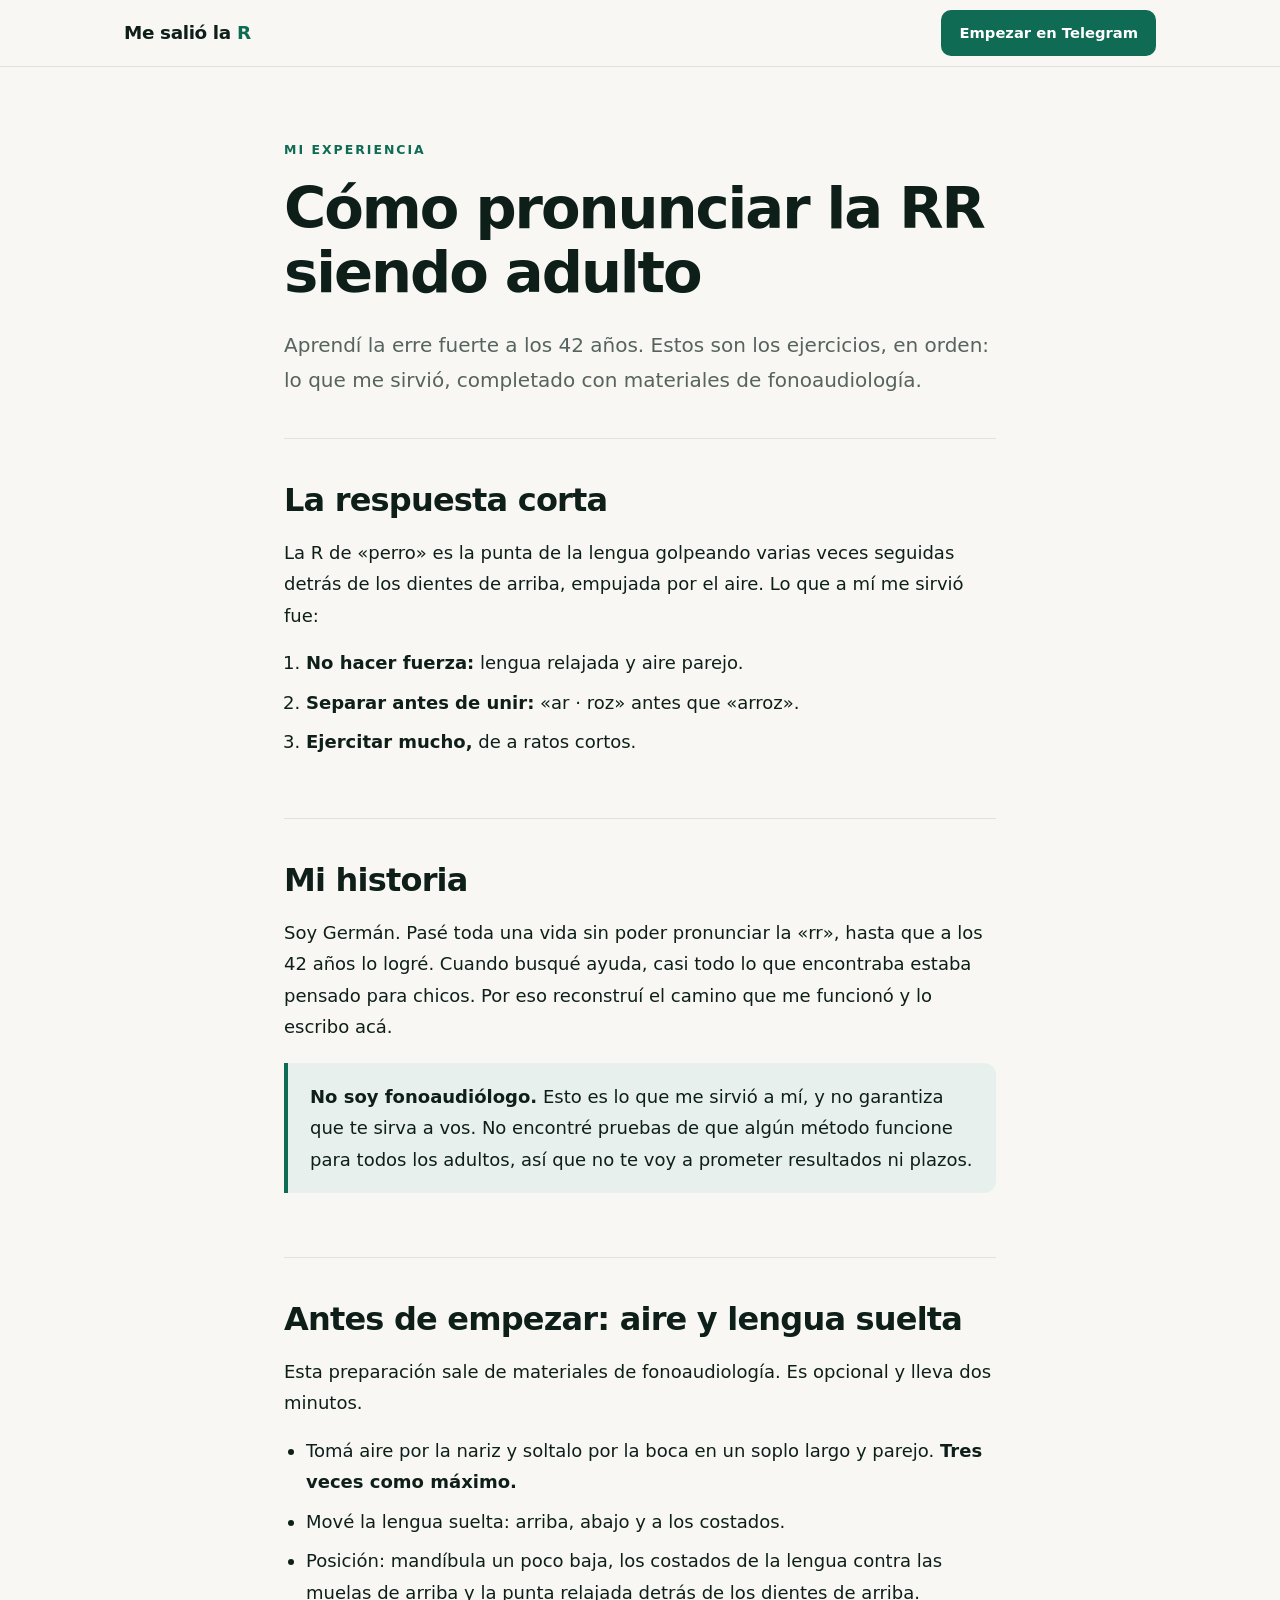
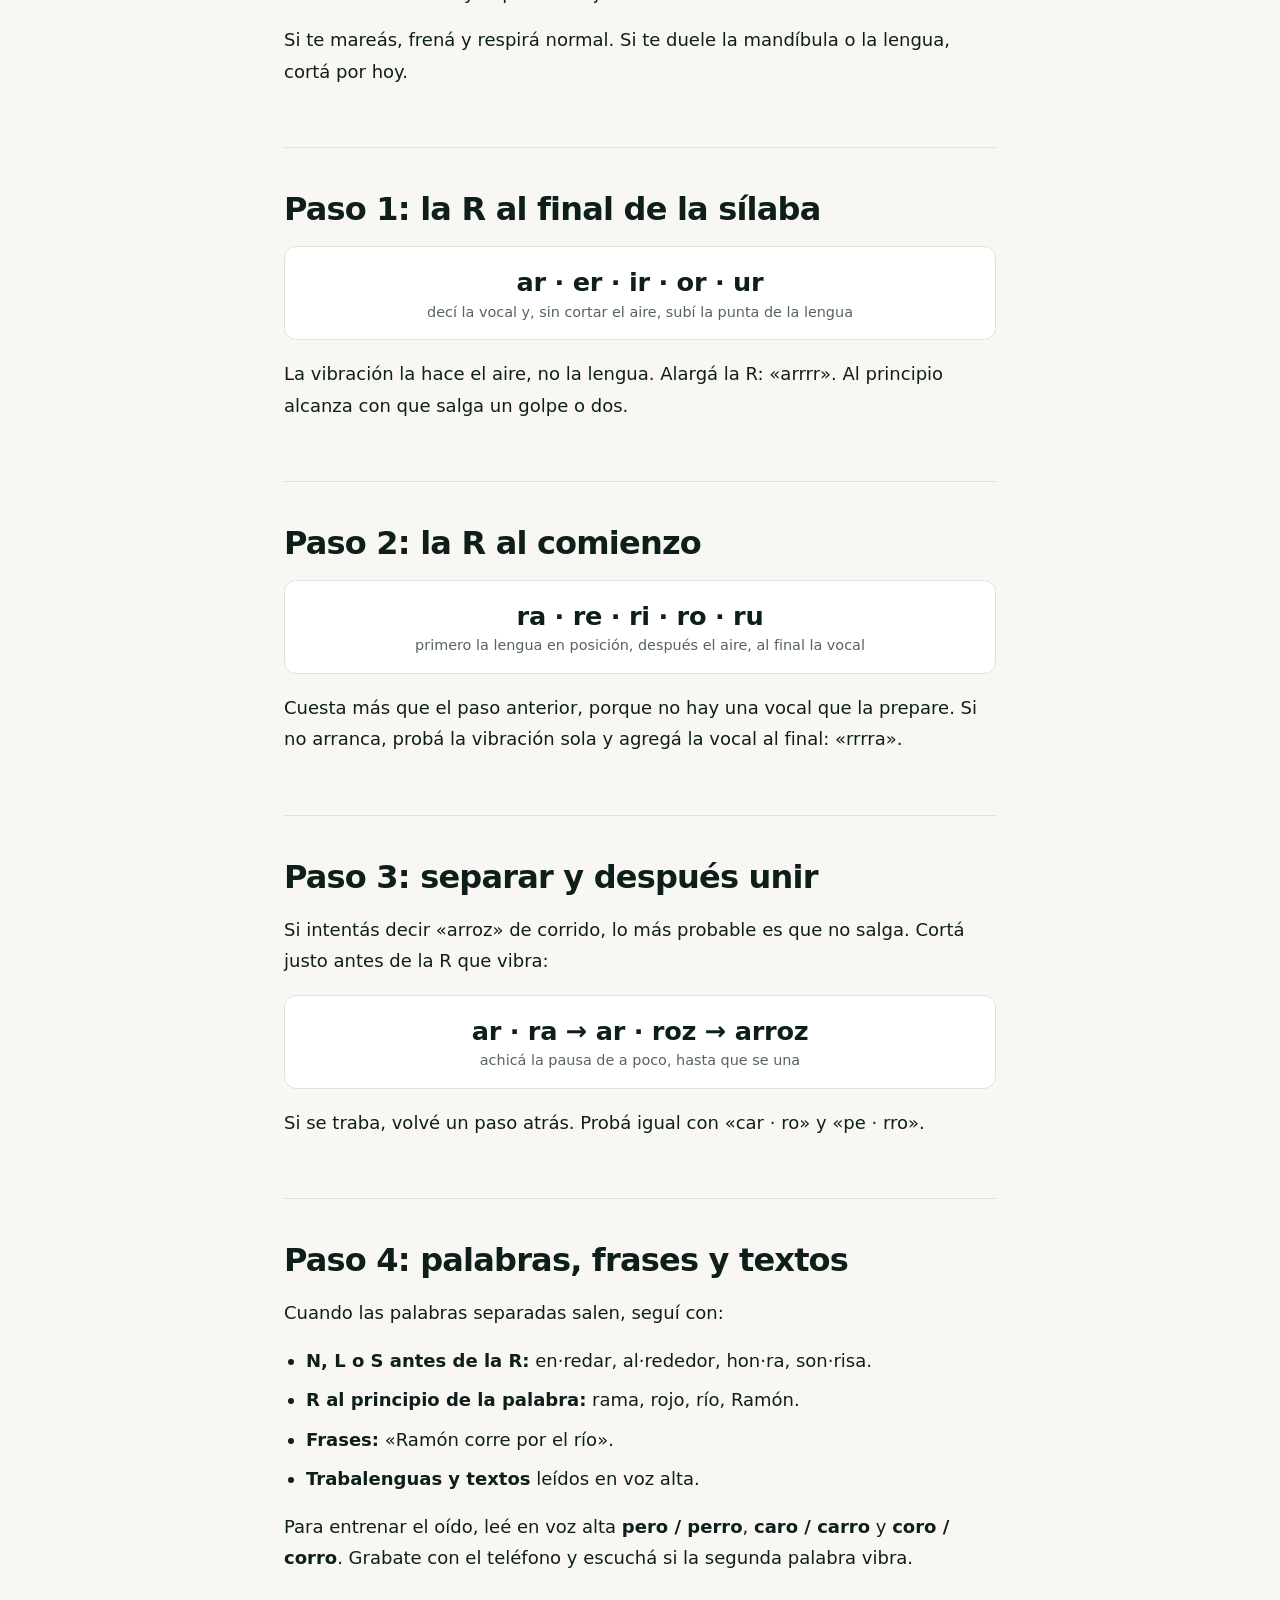
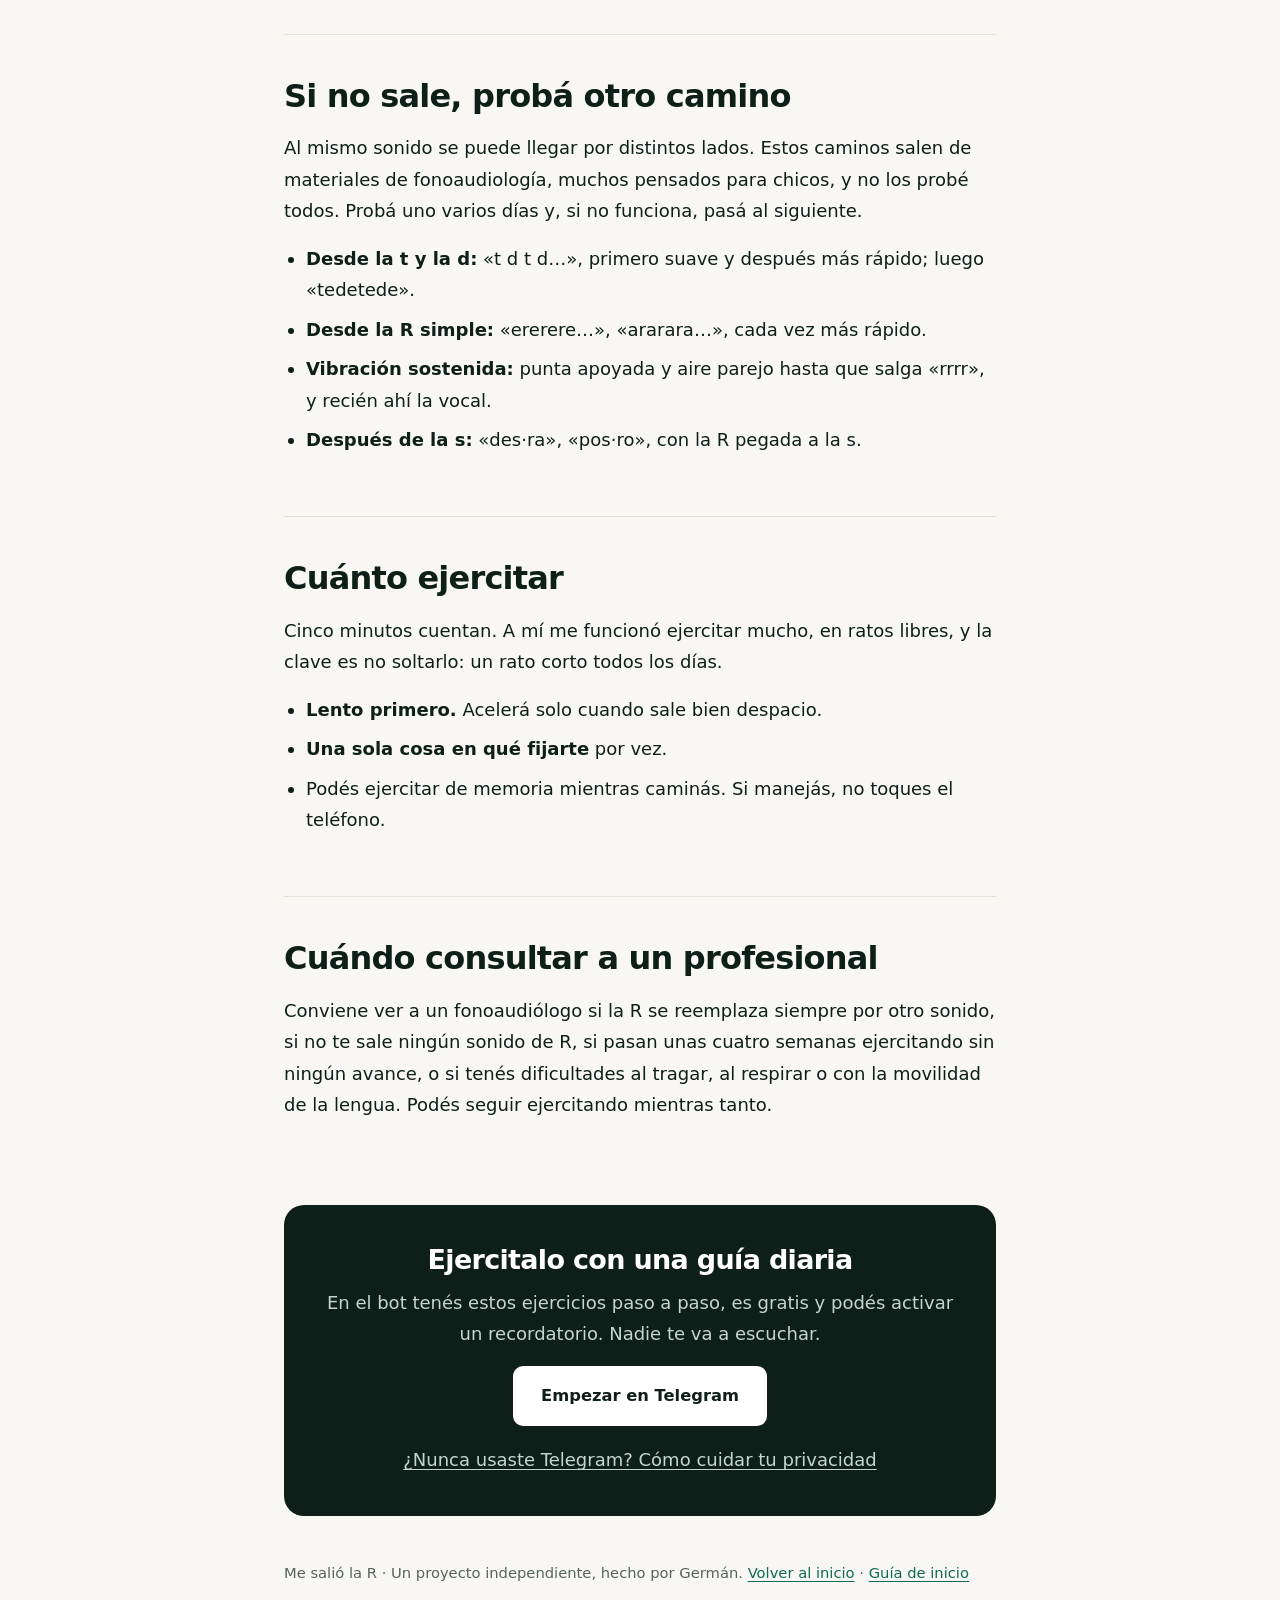
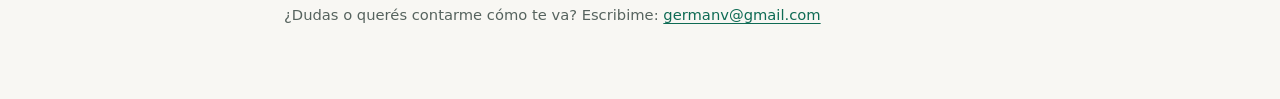
<file: site/pronunciar-rr-adulto/index.html>
<!doctype html>
<html lang="es">
<head>
<meta charset="utf-8">
<meta name="viewport" content="width=device-width, initial-scale=1">
<title>Cómo pronunciar la RR siendo adulto: lo que me sirvió a mí</title>
<meta name="description" content="Aprendí a pronunciar la erre fuerte a los 42 años. Te cuento los ejercicios paso a paso, qué hacer si no sale y cuándo conviene consultar.">
<meta property="og:title" content="Cómo pronunciar la RR siendo adulto: lo que me sirvió a mí">
<meta property="og:description" content="Aprendí a pronunciar la erre fuerte a los 42 años. Te cuento los ejercicios paso a paso, qué hacer si no sale y cuándo conviene consultar.">
<meta property="og:type" content="article">
<link rel="canonical" href="https://mesaliolar.com/pronunciar-rr-adulto/">
<meta property="og:url" content="https://mesaliolar.com/pronunciar-rr-adulto/">
<meta name="theme-color" content="#0e1f1a">
<script type="application/ld+json">{"@context":"https://schema.org","@type":"Article","headline":"Cómo pronunciar la RR siendo adulto: lo que me sirvió a mí","inLanguage":"es","datePublished":"2026-11-26","author":{"@type":"Person","name":"Germán"},"mainEntityOfPage":"https://mesaliolar.com/pronunciar-rr-adulto/"}</script>
<style>
:root{
  --bg:#f8f7f3; --paper:#ffffff; --ink:#0e1f1a; --muted:#56635e; --line:#e3e1d9;
  --accent:#0f6b54; --accent-d:#0b5441; --tint:#e7f0ec; --dark:#0e1f1a; --soft:#a8c9bd;
  --font:system-ui,-apple-system,"Segoe UI",Roboto,"Helvetica Neue",sans-serif;
}
*{box-sizing:border-box}
html{scroll-behavior:smooth}
body{margin:0;background:var(--bg);color:var(--ink);font:18px/1.75 var(--font);-webkit-font-smoothing:antialiased}
.wrap{max-width:760px;margin:0 auto;padding:0 24px}
a{color:var(--accent);text-underline-offset:3px}
h1,h2,h3{margin:0;font-weight:700;letter-spacing:-.025em;line-height:1.12}
p{margin:0 0 16px}
.btn{display:inline-block;background:var(--accent);color:#fff;padding:16px 28px;border-radius:10px;font-weight:600;
  font-size:1.02rem;text-decoration:none;transition:background .15s}
.btn:hover{background:var(--accent-d)}
.btn.sm{padding:10px 18px;font-size:.92rem}
a:focus-visible,summary:focus-visible{outline:3px solid var(--accent);outline-offset:3px}

header{position:sticky;top:0;z-index:10;background:rgba(248,247,243,.92);backdrop-filter:blur(10px);border-bottom:1px solid var(--line)}
.nav{display:flex;justify-content:space-between;align-items:center;height:66px;max-width:1080px}
.brand{font-weight:800;font-size:1.15rem;text-decoration:none;color:var(--ink);letter-spacing:-.02em}
.brand b{color:var(--accent)}

.top{padding:72px 0 40px}
.label{display:block;font-size:.78rem;font-weight:700;letter-spacing:.16em;text-transform:uppercase;color:var(--accent);margin-bottom:16px}
h1{font-size:clamp(2.2rem,6vw,3.6rem);margin-bottom:22px;letter-spacing:-.035em}
.lead{font-size:1.25rem;color:var(--muted);margin:0}

section.s{padding:44px 0;border-top:1px solid var(--line)}
section.s h2{font-size:clamp(1.5rem,3.4vw,2rem);margin-bottom:18px}
section.s h2 span{color:var(--accent);margin-right:10px}
ul,ol{margin:0 0 16px;padding-left:22px}
li{margin:0 0 8px}
.note{background:var(--tint);border-left:4px solid var(--accent);border-radius:0 12px 12px 0;padding:18px 22px;margin:20px 0}
.note p:last-child{margin:0}
.ex{font-size:1.6rem;font-weight:700;letter-spacing:-.01em;background:var(--paper);border:1px solid var(--line);border-radius:12px;
  padding:16px 22px;margin:18px 0;text-align:center;line-height:1.5}
.ex small{display:block;font-size:.9rem;font-weight:500;color:var(--muted);letter-spacing:0}
.grid{display:grid;gap:10px;padding:0;list-style:none;margin:0 0 16px}
@media(min-width:620px){.grid{grid-template-columns:1fr 1fr}}
.grid li{background:var(--paper);border:1px solid var(--line);border-radius:12px;padding:12px 16px;margin:0;font-size:1rem}
.grid li b{color:var(--accent);margin-right:6px}
.cta{background:var(--dark);color:#eef3f0;border-radius:20px;padding:40px 32px;margin:24px 0 8px;text-align:center}
.cta h2{color:#fff;margin-bottom:12px}
.cta p{color:#c4d6cd}
.cta .btn{background:#fff;color:var(--dark)}
.cta .btn:hover{background:var(--tint)}
footer{padding:36px 0 56px;color:var(--muted);font-size:.92rem}
@media(max-width:640px){body{font-size:17px}.top{padding-top:44px}.cta{padding:32px 22px}}
@media(prefers-reduced-motion:reduce){html{scroll-behavior:auto}.btn{transition:none}}
</style>
</head>
<body>

<header>
  <div class="wrap nav">
    <a class="brand" href="../">Me salió la <b>R</b></a>
    <a class="btn sm" href="https://t.me/mesalio_la_r_bot?start=articulo">Empezar en Telegram</a>
  </div>
</header>

<main class="wrap">

<div class="top">
  <span class="label">Mi experiencia</span>
  <h1>Cómo pronunciar la RR siendo adulto</h1>
  <p class="lead">Aprendí la erre fuerte a los 42 años. Estos son los ejercicios, en orden: lo que me sirvió, completado con materiales de fonoaudiología.</p>
</div>

<section class="s">
  <h2>La respuesta corta</h2>
  <p>La R de «perro» es la punta de la lengua golpeando varias veces seguidas detrás de los dientes de arriba, empujada por el aire. Lo que a mí me sirvió fue:</p>
  <ol>
    <li><strong>No hacer fuerza:</strong> lengua relajada y aire parejo.</li>
    <li><strong>Separar antes de unir:</strong> «ar · roz» antes que «arroz».</li>
    <li><strong>Ejercitar mucho,</strong> de a ratos cortos.</li>
  </ol>
</section>

<section class="s">
  <h2>Mi historia</h2>
  <p>Soy Germán. Pasé toda una vida sin poder pronunciar la «rr», hasta que a los 42 años lo logré. Cuando busqué ayuda, casi todo lo que encontraba estaba pensado para chicos. Por eso reconstruí el camino que me funcionó y lo escribo acá.</p>
  <div class="note"><p><strong>No soy fonoaudiólogo.</strong> Esto es lo que me sirvió a mí, y no garantiza que te sirva a vos. No encontré pruebas de que algún método funcione para todos los adultos, así que no te voy a prometer resultados ni plazos.</p></div>
</section>

<section class="s">
  <h2>Antes de empezar: aire y lengua suelta</h2>
  <p>Esta preparación sale de materiales de fonoaudiología. Es opcional y lleva dos minutos.</p>
  <ul>
    <li>Tomá aire por la nariz y soltalo por la boca en un soplo largo y parejo. <strong>Tres veces como máximo.</strong></li>
    <li>Mové la lengua suelta: arriba, abajo y a los costados.</li>
    <li>Posición: mandíbula un poco baja, los costados de la lengua contra las muelas de arriba y la punta relajada detrás de los dientes de arriba.</li>
  </ul>
  <p>Si te mareás, frená y respirá normal. Si te duele la mandíbula o la lengua, cortá por hoy.</p>
</section>

<section class="s">
  <h2>Paso 1: la R al final de la sílaba</h2>
  <div class="ex">ar · er · ir · or · ur<small>decí la vocal y, sin cortar el aire, subí la punta de la lengua</small></div>
  <p>La vibración la hace el aire, no la lengua. Alargá la R: «arrrr». Al principio alcanza con que salga un golpe o dos.</p>
</section>

<section class="s">
  <h2>Paso 2: la R al comienzo</h2>
  <div class="ex">ra · re · ri · ro · ru<small>primero la lengua en posición, después el aire, al final la vocal</small></div>
  <p>Cuesta más que el paso anterior, porque no hay una vocal que la prepare. Si no arranca, probá la vibración sola y agregá la vocal al final: «rrrra».</p>
</section>

<section class="s">
  <h2>Paso 3: separar y después unir</h2>
  <p>Si intentás decir «arroz» de corrido, lo más probable es que no salga. Cortá justo antes de la R que vibra:</p>
  <div class="ex">ar · ra → ar · roz → arroz<small>achicá la pausa de a poco, hasta que se una</small></div>
  <p>Si se traba, volvé un paso atrás. Probá igual con «car · ro» y «pe · rro».</p>
</section>

<section class="s">
  <h2>Paso 4: palabras, frases y textos</h2>
  <p>Cuando las palabras separadas salen, seguí con:</p>
  <ul>
    <li><strong>N, L o S antes de la R:</strong> en·redar, al·rededor, hon·ra, son·risa.</li>
    <li><strong>R al principio de la palabra:</strong> rama, rojo, río, Ramón.</li>
    <li><strong>Frases:</strong> «Ramón corre por el río».</li>
    <li><strong>Trabalenguas y textos</strong> leídos en voz alta.</li>
  </ul>
  <p>Para entrenar el oído, leé en voz alta <strong>pero / perro</strong>, <strong>caro / carro</strong> y <strong>coro / corro</strong>. Grabate con el teléfono y escuchá si la segunda palabra vibra.</p>
</section>

<section class="s">
  <h2>Si no sale, probá otro camino</h2>
  <p>Al mismo sonido se puede llegar por distintos lados. Estos caminos salen de materiales de fonoaudiología, muchos pensados para chicos, y no los probé todos. Probá uno varios días y, si no funciona, pasá al siguiente.</p>
  <ul>
    <li><strong>Desde la t y la d:</strong> «t d t d…», primero suave y después más rápido; luego «tedetede».</li>
    <li><strong>Desde la R simple:</strong> «ererere…», «ararara…», cada vez más rápido.</li>
    <li><strong>Vibración sostenida:</strong> punta apoyada y aire parejo hasta que salga «rrrr», y recién ahí la vocal.</li>
    <li><strong>Después de la s:</strong> «des·ra», «pos·ro», con la R pegada a la s.</li>
  </ul>
</section>

<section class="s">
  <h2>Cuánto ejercitar</h2>
  <p>Cinco minutos cuentan. A mí me funcionó ejercitar mucho, en ratos libres, y la clave es no soltarlo: un rato corto todos los días.</p>
  <ul>
    <li><strong>Lento primero.</strong> Acelerá solo cuando sale bien despacio.</li>
    <li><strong>Una sola cosa en qué fijarte</strong> por vez.</li>
    <li>Podés ejercitar de memoria mientras caminás. Si manejás, no toques el teléfono.</li>
  </ul>
</section>

<section class="s">
  <h2>Cuándo consultar a un profesional</h2>
  <p>Conviene ver a un fonoaudiólogo si la R se reemplaza siempre por otro sonido, si no te sale ningún sonido de R, si pasan unas cuatro semanas ejercitando sin ningún avance, o si tenés dificultades al tragar, al respirar o con la movilidad de la lengua. Podés seguir ejercitando mientras tanto.</p>
</section>

<div class="cta">
  <h2>Ejercitalo con una guía diaria</h2>
  <p>En el bot tenés estos ejercicios paso a paso, es gratis y podés activar un recordatorio. Nadie te va a escuchar.</p>
  <a class="btn" href="https://t.me/mesalio_la_r_bot?start=articulo">Empezar en Telegram</a>
  <p style="margin:18px 0 0"><a href="../guia/#privacidad" style="color:#c4d6cd">¿Nunca usaste Telegram? Cómo cuidar tu privacidad</a></p>
</div>

</main>

<footer>
  <div class="wrap">
    <p>Me salió la R · Un proyecto independiente, hecho por Germán. <a href="../">Volver al inicio</a> · <a href="../guia/">Guía de inicio</a></p>
    <p>¿Dudas o querés contarme cómo te va? Escribime: <a class="mail" data-u="germanv" data-d="gmail.com" href="#">germanv (arroba) gmail.com</a></p>
  </div>
</footer>

<script>
document.querySelectorAll("a.mail").forEach((a) => {
  const addr = a.dataset.u + "@" + a.dataset.d;
  a.href = "mailto:" + addr;
  a.textContent = addr;
});
</script>
</body>
</html>
</file>
<file: app/style.css>
:root{--bg:#f6f7fb;--fg:#1b1f2a;--card:#fff;--muted:#667;--accent:#2a6df4;--ok:#1e9e5a;--bd:#d9dde8}
@media (prefers-color-scheme:dark){:root{--bg:#10131a;--fg:#e8eaf2;--card:#1a1f2b;--muted:#9aa3b5;--accent:#6c9bff;--ok:#43c985;--bd:#2c3345}}
*{box-sizing:border-box}
body{margin:0;background:var(--bg);color:var(--fg);font:16px/1.5 system-ui,sans-serif}
header{display:flex;justify-content:space-between;align-items:baseline;padding:12px 16px;border-bottom:1px solid var(--bd)}
h1{font-size:1.2rem;margin:0}h2{font-size:1.05rem;margin:.2rem 0 .6rem}
main{max-width:720px;margin:0 auto;padding:16px;display:grid;gap:16px}
.muted{color:var(--muted);font-size:.9rem}
.card{background:var(--card);border:1px solid var(--bd);border-radius:12px;padding:16px}
nav{display:flex;gap:8px;overflow-x:auto;padding-bottom:4px}
nav button{white-space:nowrap}
button{font:inherit;padding:8px 14px;border-radius:8px;border:1px solid var(--bd);background:var(--card);color:var(--fg);cursor:pointer}
button.primary,nav button[aria-current=true]{background:var(--accent);color:#fff;border-color:var(--accent)}
button:disabled{opacity:.5;cursor:default}
button.rec{background:#d33;color:#fff;border-color:#d33}
.row{display:flex;gap:8px;flex-wrap:wrap;margin-bottom:12px}
.words{display:flex;flex-wrap:wrap;gap:8px;list-style:none;padding:0}
.word{display:flex;border:1px solid var(--bd);border-radius:8px;overflow:hidden}
.word button{border:0;border-radius:0}
.word .done{min-width:44px}
.word.ok{border-color:var(--ok)}.word.ok .done{color:var(--ok);font-weight:700}
label{display:flex;gap:8px;align-items:center;margin:6px 0}
meter{width:100%;max-width:260px;height:16px}
ol{padding-left:20px}
h3{font-size:.95rem;margin:1rem 0 .4rem;color:var(--muted)}
.words.texts{flex-direction:column}
.word button.long{text-align:left;white-space:pre-line;flex:1}
.words.texts .word{width:100%}
.word button.static{opacity:1;color:var(--fg);cursor:default}
</file>
